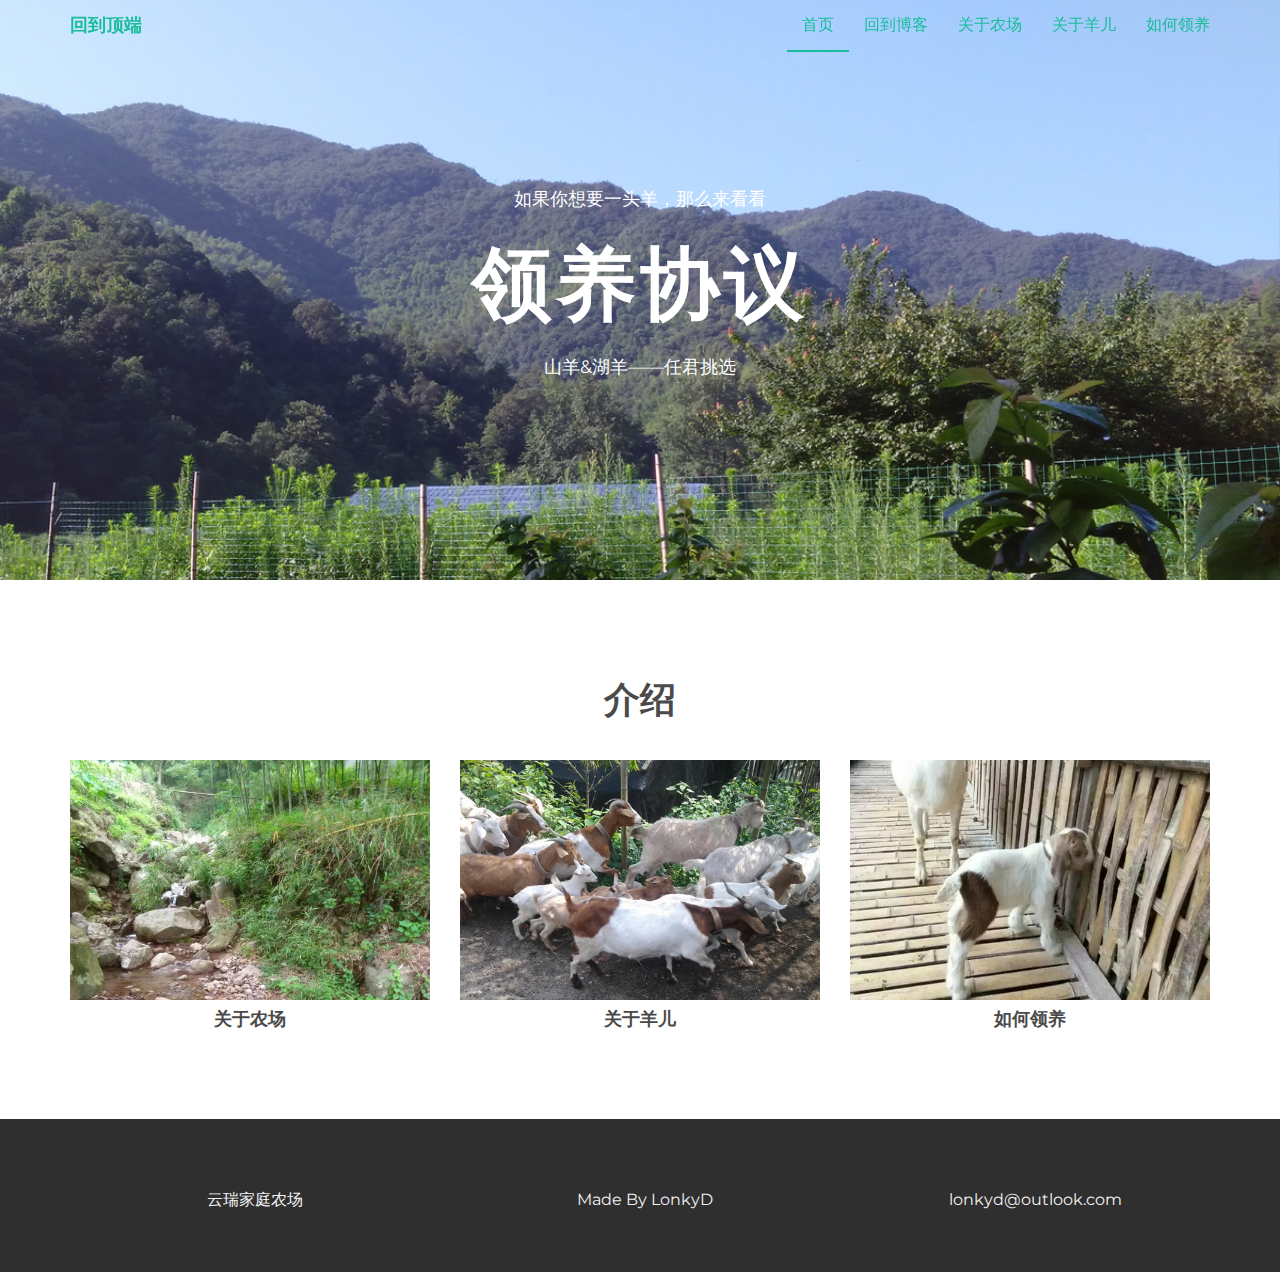
<file: GoatAdopt2.0/index.html>
﻿<!DOCTYPE html>
<html lang="en">
  <head>
    <meta charset="utf-8">
    <meta http-equiv="X-UA-Compatible" content="IE=edge">
    <meta name="viewport" content="width=device-width, initial-scale=1">
    <meta name="description" content="">
    <meta name="author" content="">
    <link rel="shortcut icon" href="assets/ico/favicon.ico">
    <link href="assets/img/title.png" rel="SHORTCUT ICON" />
    <title>领养协议</title>

    <!-- Bootstrap core CSS -->
    <link href="assets/css/bootstrap.css" rel="stylesheet">

    <!-- Custom styles for this template -->
    <link href="assets/css/style.css" rel="stylesheet">
    <link href="assets/css/font-awesome.min.css" rel="stylesheet">

    <!-- Just for debugging purposes. Don't actually copy this line! -->
    <!--[if lt IE 9]><script src="../../assets/js/ie8-responsive-file-warning.js"></script><![endif]-->

    <!-- HTML5 shim and Respond.js IE8 support of HTML5 elements and media queries -->
    <!--[if lt IE 9]>
      <script src="https://oss.maxcdn.com/libs/html5shiv/3.7.0/html5shiv.js"></script>
      <script src="https://oss.maxcdn.com/libs/respond.js/1.4.2/respond.min.js"></script>
    <![endif]-->
  </head>

  <body>

    <!-- Static navbar -->
    <div class="navbar navbar-default navbar-fixed-top" role="navigation">
      <div class="container">
        <div class="navbar-header">
          <button type="button" class="navbar-toggle" data-toggle="collapse" data-target=".navbar-collapse">
            <span class="sr-only">Toggle navigation</span>
            <span class="icon-bar"></span>
            <span class="icon-bar"></span>
            <span class="icon-bar"></span>
          </button>
          <a class="navbar-brand" href="index.html">回到顶端</a>
        </div>
        <div class="navbar-collapse collapse">
          <ul class="nav navbar-nav navbar-right">
            <li class="active"><a href="index.html">首页</a></li>
			<li><a href="../index.html">回到博客</a></li>
			<li><a href="farm.html">关于农场</a></li>
            <li><a href="goatsheep.html">关于羊儿</a></li>
            <li><a href="adopt.html">如何领养</a></li>
          </ul>
        </div><!--/.nav-collapse -->
      </div>
    </div>
    <div class="copyrights">Collect from <a href="http://www.cssmoban.com/" >网页模板</a></div>


	<div id="headerwrap">
	    <div class="container">
			<div class="row">
				<div class="col-lg-6 col-lg-offset-3" style="color:black;">
					<h4>如果你想要一头羊，那么来看看</h4>
					<h1>领养协议</h1>
					<h4>山羊&湖羊——任君挑选</h4>
				</div>
			</div><! --/row -->
	    </div> <!-- /container -->
	</div><! --/headerwrap -->
	
	<section id="works"></section>
	<div class="container">
		<div class="row centered mt mb">
			<h1>介绍</h1>
			
			<div class="col-lg-4 col-md-4 col-sm-4 gallery">
				<a href="farm.html"><img src="assets/img/portfolio/folio01.png" class="img-responsive"><h4>关于农场</h4></a>
			</div>
			<div class="col-lg-4 col-md-4 col-sm-4 gallery">
				<a href="goatsheep.html"><img src="assets/img/portfolio/folio02.png" class="img-responsive"><h4>关于羊儿</h4></a>
			</div>
			<div class="col-lg-4 col-md-4 col-sm-4 gallery">
				<a href="adopt.html"><img src="assets/img/portfolio/folio03.png" class="img-responsive"><h4>如何领养</h4></a>
			</div>
			
		</div><! --/row -->
	</div><! --/container -->
	

	<div id="footerwrap">
		<div class="container">
			<div class="row centered">
				<div class="col-lg-4">
					<p>云瑞家庭农场</p>
				</div>
			
				<div class="col-lg-4">
					<p>Made By LonkyD</p>
				</div>
				<div class="col-lg-4">
					<p>lonkyd@outlook.com</p>
				</div>
			</div>
		</div>
	</div><! --/footerwrap -->
	


    <!-- Bootstrap core JavaScript
    ================================================== -->
    <!-- Placed at the end of the document so the pages load faster -->
     <script src="assets/js/jquery.min.js"></script>
  </body>
    <script src="assets/js/bootstrap.min.js"></script>
  </body>
</html>
</file>
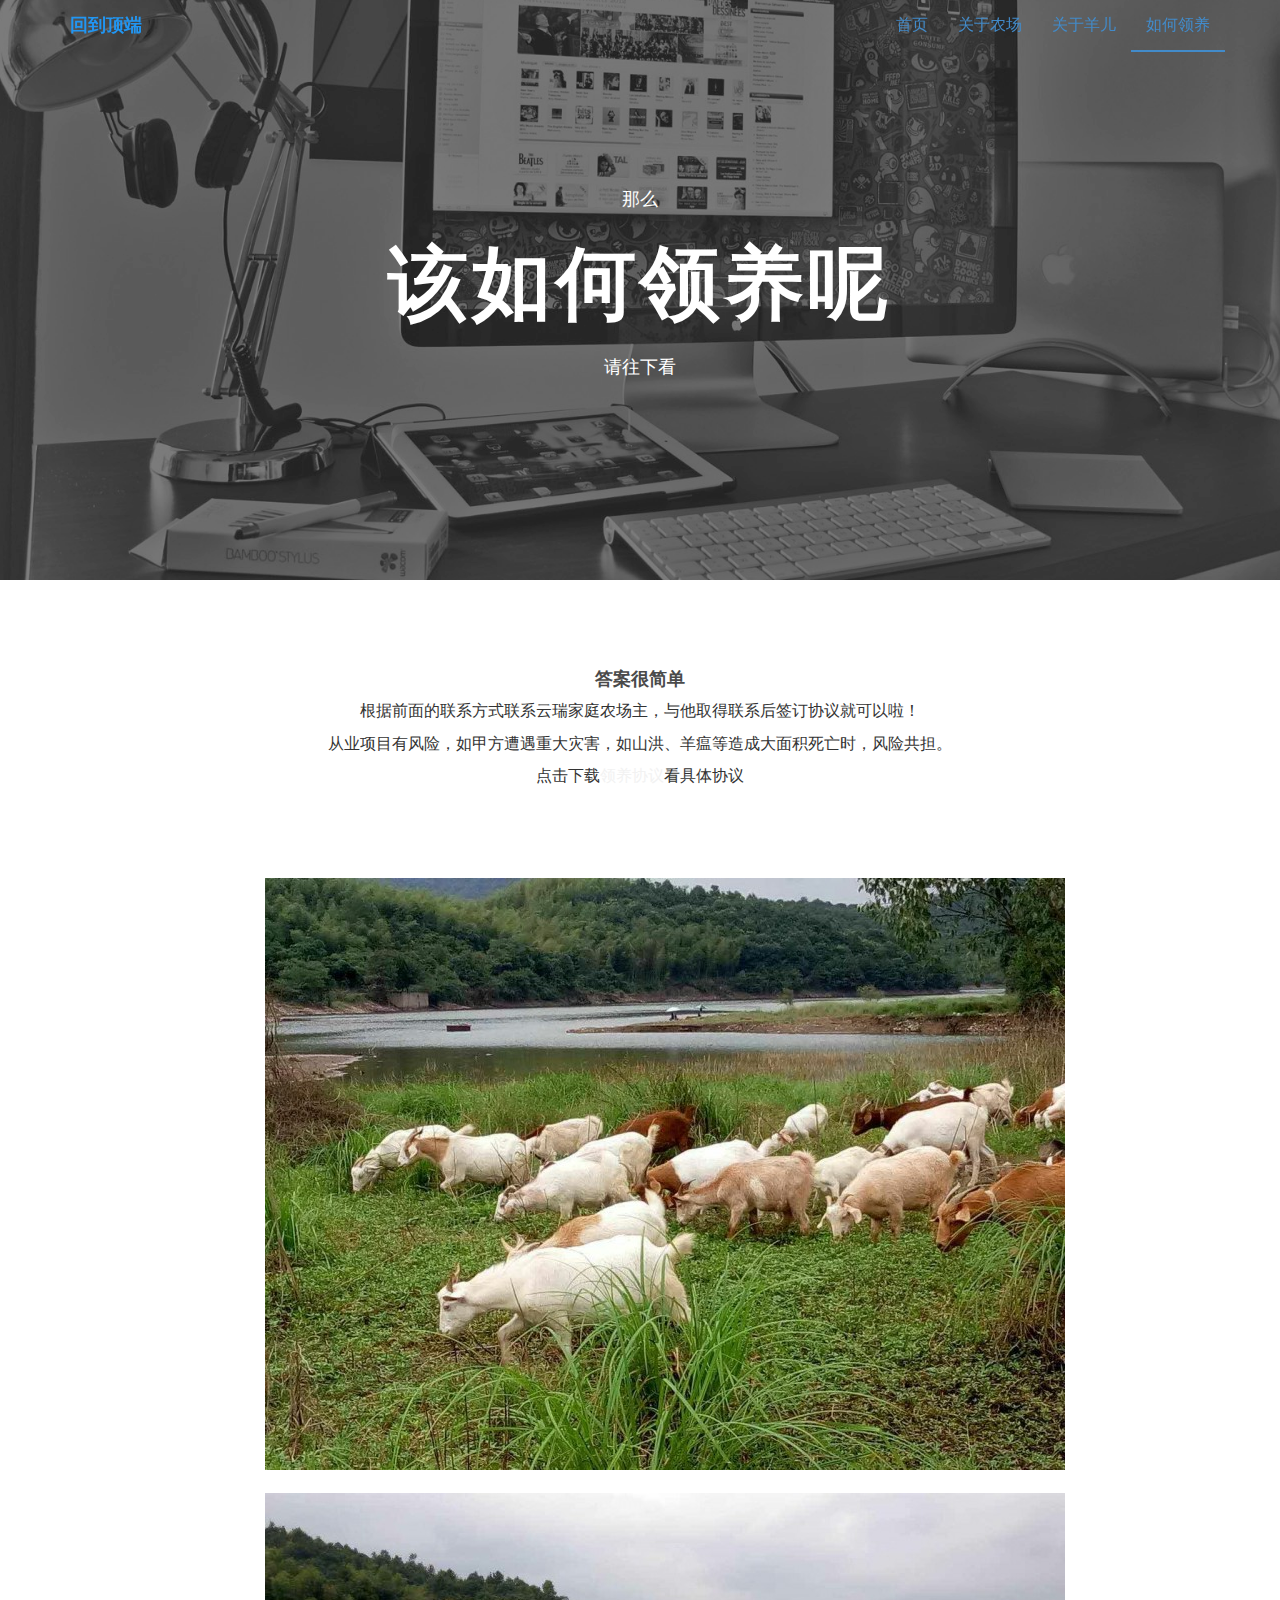
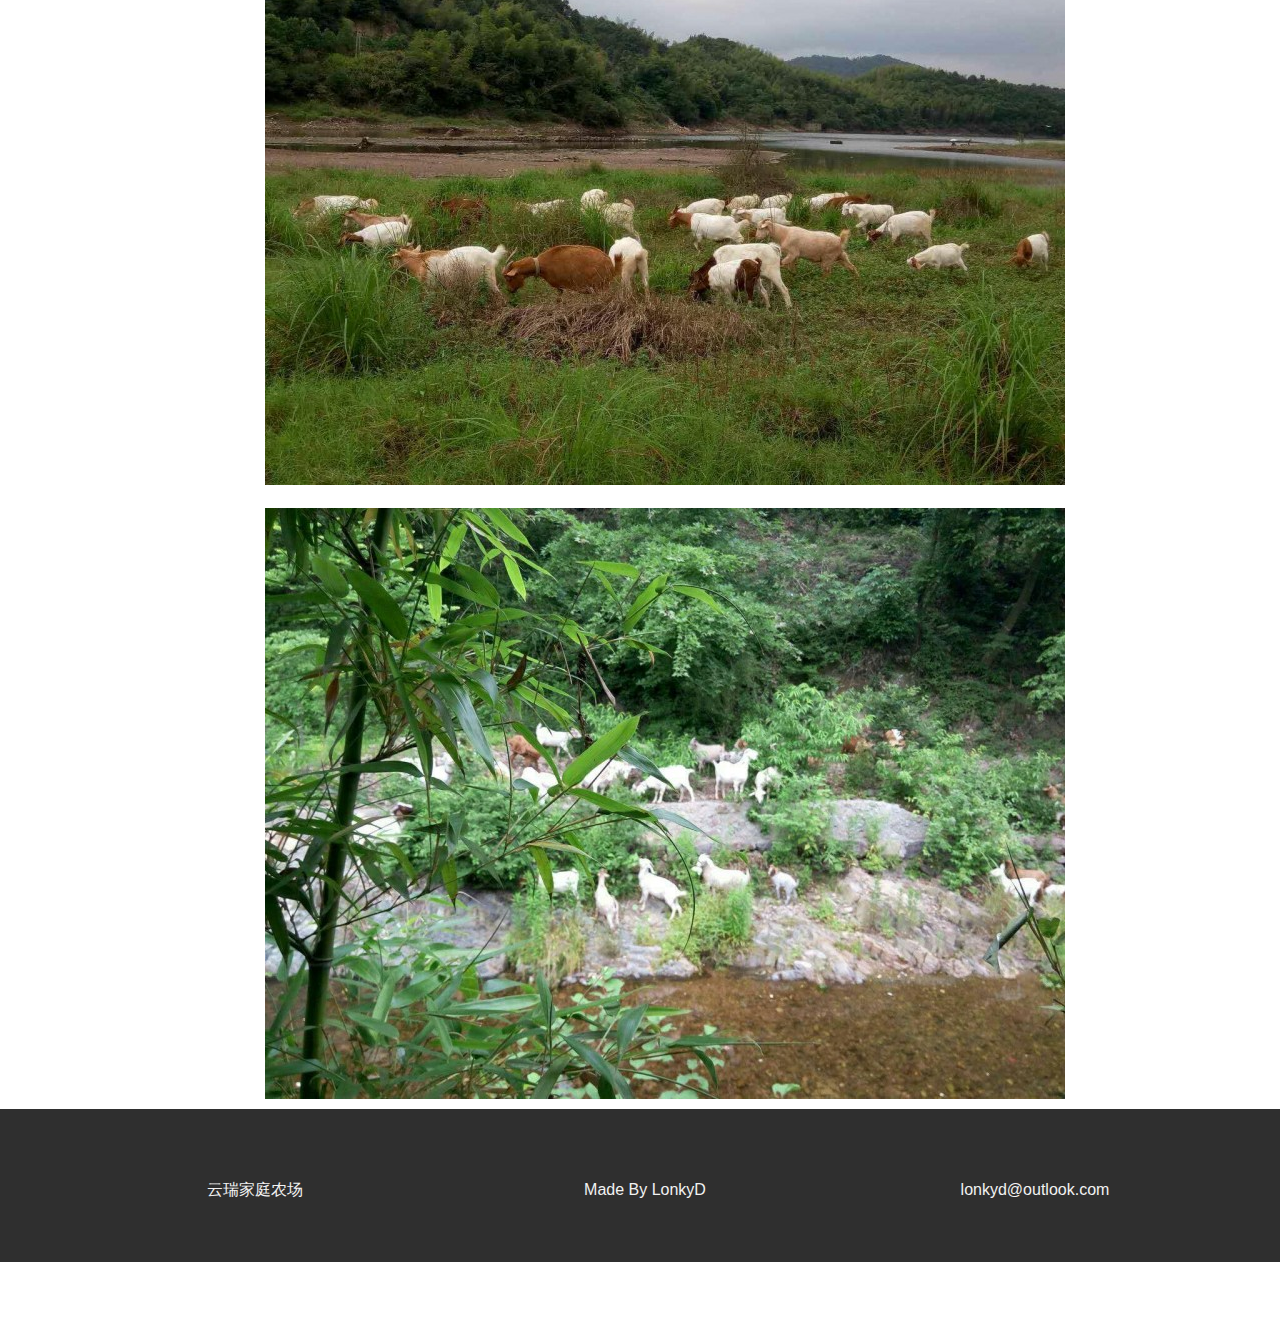
<file: adopt.html>
﻿<!DOCTYPE html>
<html lang="en">
  <head>
    <meta charset="utf-8">
    <meta http-equiv="X-UA-Compatible" content="IE=edge">
    <meta name="viewport" content="width=device-width, initial-scale=1">
    <meta name="description" content="">
    <meta name="author" content="">
    <link rel="shortcut icon" href="assets/ico/favicon.ico">
    <link href="assets/img/title.png" rel="SHORTCUT ICON" />
    <title>如何领养</title>

    <!-- Bootstrap core CSS -->
    <link href="assets/css/bootstrap.css" rel="stylesheet">

    <!-- Custom styles for this template -->
    <link href="assets/css/style.css" rel="stylesheet">
    <link href="assets/css/font-awesome.min.css" rel="stylesheet">

    <!-- Just for debugging purposes. Don't actually copy this line! -->
    <!--[if lt IE 9]><script src="../../assets/js/ie8-responsive-file-warning.js"></script><![endif]-->

    <!-- HTML5 shim and Respond.js IE8 support of HTML5 elements and media queries -->
    <!--[if lt IE 9]>
      <script src="https://oss.maxcdn.com/libs/html5shiv/3.7.0/html5shiv.js"></script>
      <script src="https://oss.maxcdn.com/libs/respond.js/1.4.2/respond.min.js"></script>
    <![endif]-->
  </head>

  <body>

    <!-- Static navbar -->
    <div class="navbar navbar-default navbar-fixed-top" role="navigation">
      <div class="container">
        <div class="navbar-header">
          <button type="button" class="navbar-toggle" data-toggle="collapse" data-target=".navbar-collapse">
            <span class="sr-only">Toggle navigation</span>
            <span class="icon-bar"></span>
            <span class="icon-bar"></span>
            <span class="icon-bar"></span>
          </button>
          <a class="navbar-brand" href="adopt.html">回到顶端</a>
        </div>
        <div class="navbar-collapse collapse">
          <ul class="nav navbar-nav navbar-right">
            <li><a href="index.html">首页</a></li>
			<li><a href="farm.html">关于农场</a></li>
            <li><a href="goatsheep.html">关于羊儿</a></li>
            <li class="active"><a href="adopt.html">如何领养</a></li>
          </ul>
        </div><!--/.nav-collapse -->
      </div>
    </div>


	<div id="workwrap">
	    <div class="container">
			<div class="row">
				<div class="col-lg-6 col-lg-offset-3">
					<h4>那么</h4>
					<h1>该如何领养呢</h1>
					<h4>请往下看</h4>
				</div>
			</div><! --/row -->
	    </div> <!-- /container -->
	</div><! --/workwrap -->
	
	<section id="works"></section>
	<div class="container">
		<div class="row centered mt mb">
			<div class="col-lg-8 col-lg-offset-2">
				<h4>答案很简单</h4>
				<p>根据前面的联系方式联系云瑞家庭农场主，与他取得联系后签订协议就可以啦！</p>
				<p>从业项目有风险，如甲方遭遇重大灾害，如山洪、羊瘟等造成大面积死亡时，风险共担。</p>
				<p>点击下载<a href="assets/领养协议2.0.doc">领养协议</a>看具体协议</p>
			</div>
			<div class="col-lg-12 col-lg-offset-2 mt">
				<img class="img-responsive" src="assets/img/pr1.jpg">
				<br>
				<img class="img-responsive" src="assets/img/pr2.jpg">
				<br>
				<img class="img-responsive" src="assets/img/pr3.jpg">
			</div>

		</div><! --/row -->
	</div><! --/container！ -->
	


	<div id="footerwrap">
		<div class="container">
			<div class="row centered">
				<div class="col-lg-4">
					<p>云瑞家庭农场</p>
				</div>
			
				<div class="col-lg-4">
					<p>Made By LonkyD</p>
				</div>
				<div class="col-lg-4">
					<p>lonkyd@outlook.com</p>
				</div>
			</div>
		</div>
	</div><! --/footerwrap -->
	


    <!-- Bootstrap core JavaScript
    ================================================== -->
    <!-- Placed at the end of the document so the pages load faster -->
     <script src="assets/js/jquery.min.js"></script>
  </body>
    <script src="assets/js/bootstrap.min.js"></script>
  </body>
</html>
</file>
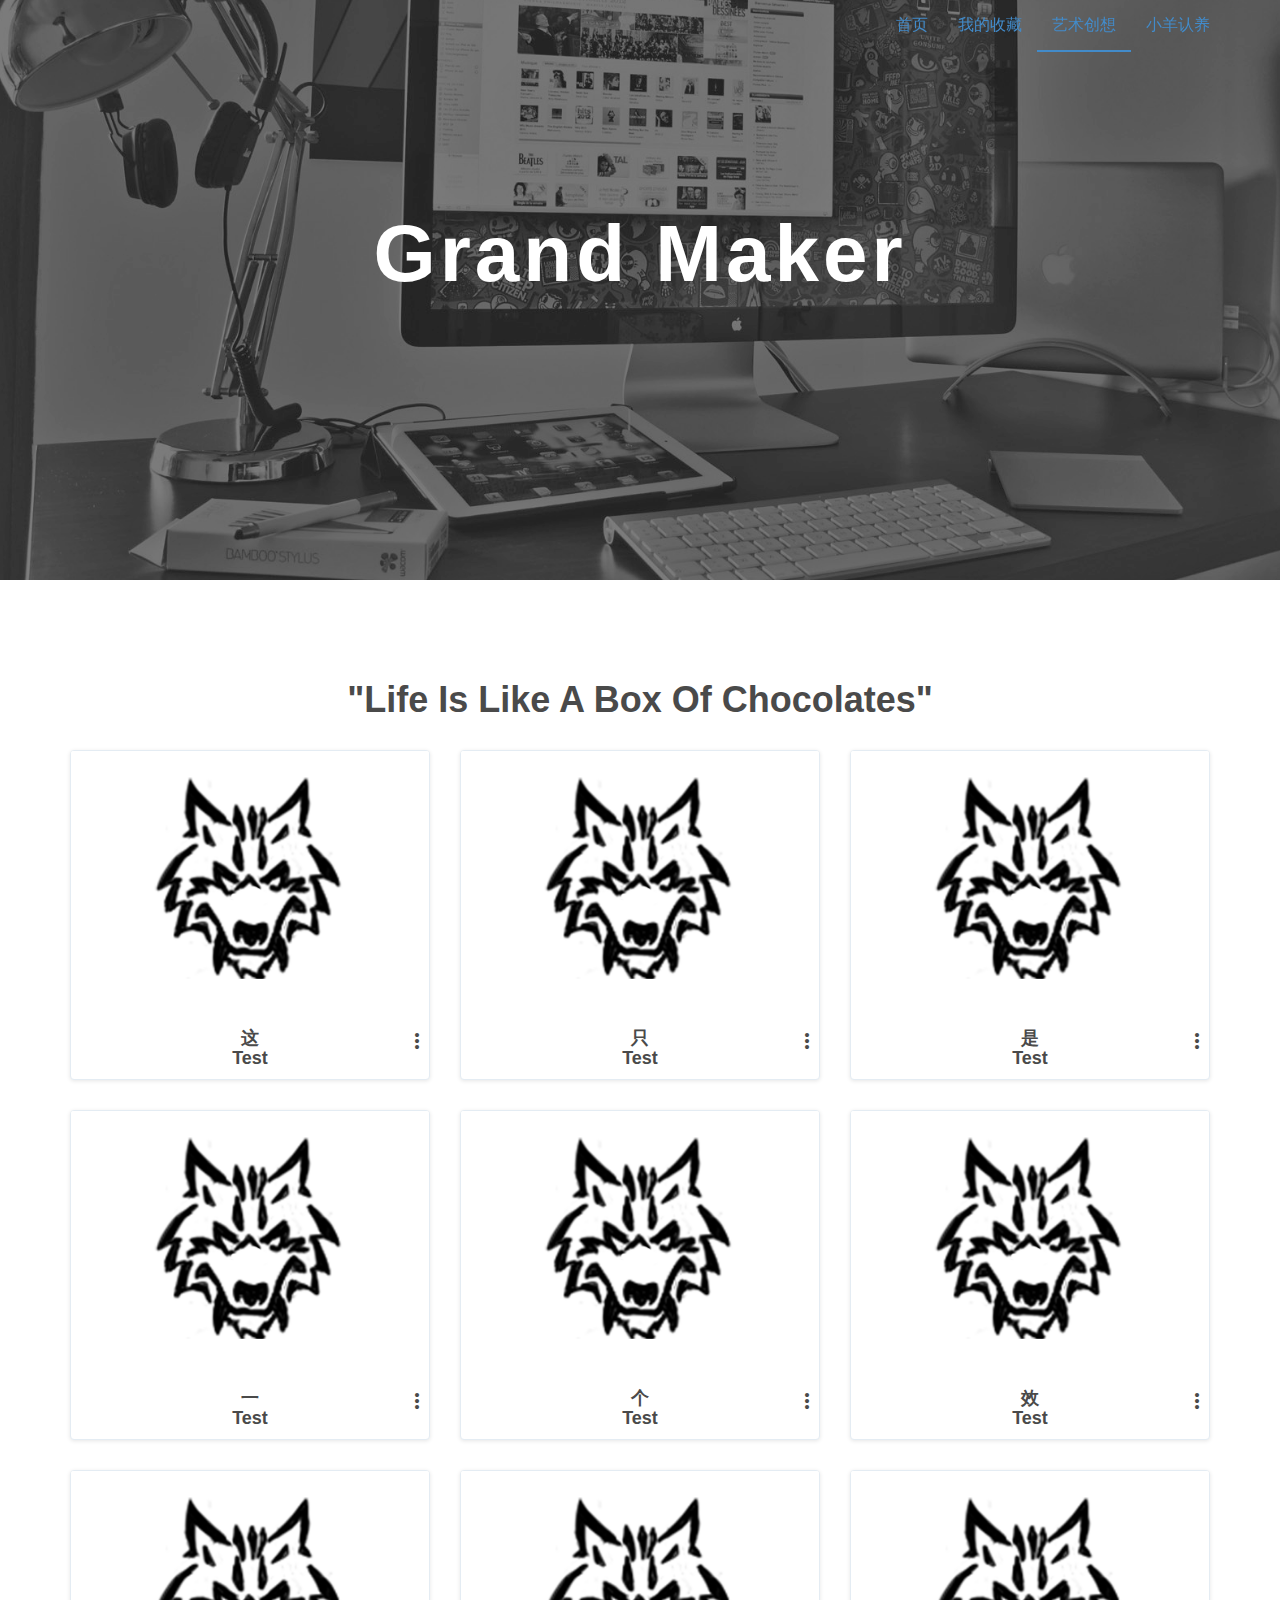
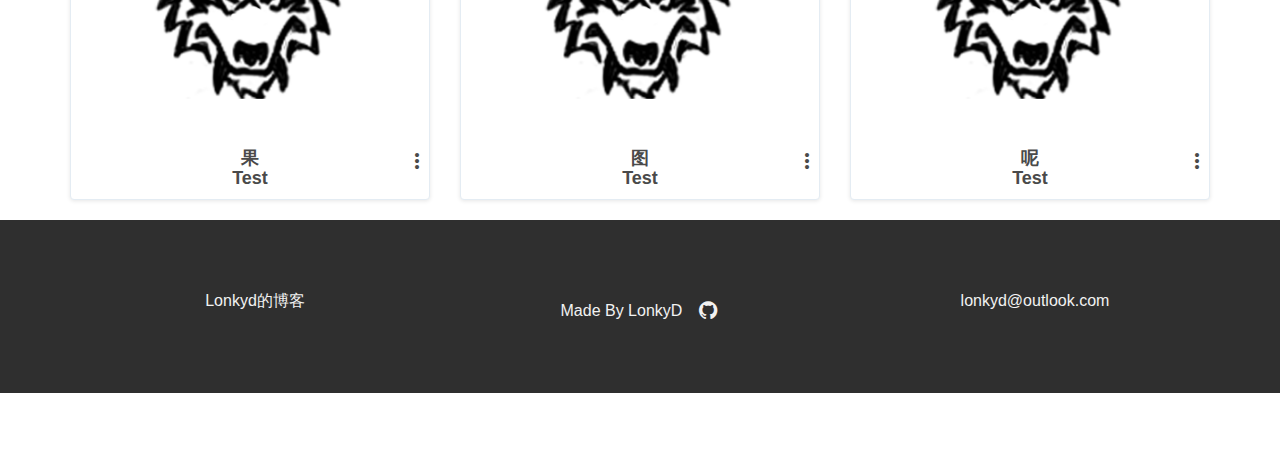
<file: grandmaker.html>
﻿<!DOCTYPE html>
<html lang="en">
  <head>
    <meta charset="utf-8">
    <meta http-equiv="X-UA-Compatible" content="IE=edge">
    <meta name="viewport" content="width=device-width, initial-scale=1">
    <meta name="description" content="">
    <meta name="author" content="">
    <link rel="shortcut icon" href="assets/ico/favicon.ico">
    <link href="assets/img/title.png" rel="SHORTCUT ICON" />
    <title>Grand Maker</title>

    <!-- Bootstrap core CSS -->
    <link href="assets/css/bootstrap.css" rel="stylesheet">
    <link href="assets/css/style.css" rel="stylesheet">
    <link href="assets/css/font-awesome.min.css" rel="stylesheet">
	<link type="text/css" rel="stylesheet" href="assets/css/material-icons.css">
    <link type="text/css" rel="stylesheet" href="assets/css/materialize.css"  media="screen,projection"/>


	<script src="assets/js/jquery.js"></script>
    <script src="assets/js/amazingaudioplayer.js"></script>
    <link rel="stylesheet" type="text/css" href="assets/css/initaudioplayer-1.css">
    <script src="assets/js/initaudioplayer-1.js"></script>
	
	<script src="assets/js/mediaelement-and-player.min.js"></script>
	<link rel="stylesheet" href="assets/css/style.css" media="screen">

<meta name="robots" content="noindex,follow" />
  </head>

  <body>

    <!-- Static navbar -->
    <div class="navbar navbar-default navbar-fixed-top" role="navigation">
      <div class="container">
        <div class="navbar-header">
          <button type="button" class="navbar-toggle" data-toggle="collapse" data-target=".navbar-collapse">
            <span class="sr-only">Toggle navigation</span>
            <span class="icon-bar"></span>
            <span class="icon-bar"></span>
            <span class="icon-bar"></span>
          </button>
        </div>
        <div class="navbar-collapse collapse">
          <ul class="nav navbar-nav navbar-right">
            <li><a href="index.html">首页</a></li>
			<li><a href="sweetymine.html">我的收藏</a></li>
            <li class="active"><a href="grandmaker.html">艺术创想</a></li>
            <li><a href="secret.html">小羊认养</a></li>
          </ul>
        </div><!--/.nav-collapse -->
      </div>
    </div>


	<div id="workwrap">
	    <div class="container">
			<div class="row">
				<div class="col-lg-6 col-lg-offset-3" style="color:white;">
					<h1>Grand Maker</h1>
				</div>
			</div><! --/row -->
	    </div> <!-- /container -->
        
     
	</div><! --/aboutwrap -->

<div class="container">
		<div class="row centered mt mb">
			
			<h1>"Life Is Like A Box Of Chocolates"</h1>
			<div class="col-lg-4 col-md-4 col-sm-4 gallery2">
				<div class="card">
					<div class="card-image waves-effect waves-block waves-light">
						<img class="activator" src="assets/img/wolf.jpg">
					</div>
					<div class="card-content">
						<span class="card-title activator grey-text text-darken-4"><h4><i class="material-icons right">more_vert</i>这<br>Test</h4></span>
					</div>
					<div class="card-reveal">
						<span class="card-title grey-text text-darken-4">Card Title<i class="material-icons right">close</i></span>
						<p>Here is some more information about this product that is only revealed once clicked on.</p>
					</div>
				</div>
			</div>
			<div class="col-lg-4 col-md-4 col-sm-4 gallery2">
				<div class="card">
					<div class="card-image waves-effect waves-block waves-light">
						<img class="activator" src="assets/img/wolf.jpg">
					</div>
					<div class="card-content">
						<span class="card-title activator grey-text text-darken-4"><h4><i class="material-icons right">more_vert</i>只<br>Test</h4></span>
					</div>
					<div class="card-reveal">
						<span class="card-title grey-text text-darken-4">Card Title<i class="material-icons right">close</i></span>
						<p>Here is some more information about this product that is only revealed once clicked on.</p>
					</div>
				</div>
			</div>
			<div class="col-lg-4 col-md-4 col-sm-4 gallery2">
				<div class="card">
					<div class="card-image waves-effect waves-block waves-light">
						<img class="activator" src="assets/img/wolf.jpg">
					</div>
					<div class="card-content">
						<span class="card-title activator grey-text text-darken-4"><h4><i class="material-icons right">more_vert</i>是<br>Test</h4></span>
					</div>
					<div class="card-reveal">
						<span class="card-title grey-text text-darken-4">Card Title<i class="material-icons right">close</i></span>
						<p>Here is some more information about this product that is only revealed once clicked on.</p>
					</div>
				</div>
			</div>
			
			<div class="col-lg-4 col-md-4 col-sm-4 gallery2">
				<div class="card">
					<div class="card-image waves-effect waves-block waves-light">
						<img class="activator" src="assets/img/wolf.jpg">
					</div>
					<div class="card-content">
						<span class="card-title activator grey-text text-darken-4"><h4><i class="material-icons right">more_vert</i>一<br>Test</h4></span>
					</div>
					<div class="card-reveal">
						<span class="card-title grey-text text-darken-4">Card Title<i class="material-icons right">close</i></span>
						<p>Here is some more information about this product that is only revealed once clicked on.</p>
					</div>
				</div>
			</div>
			<div class="col-lg-4 col-md-4 col-sm-4 gallery2">
				<div class="card">
					<div class="card-image waves-effect waves-block waves-light">
						<img class="activator" src="assets/img/wolf.jpg">
					</div>
					<div class="card-content">
						<span class="card-title activator grey-text text-darken-4"><h4><i class="material-icons right">more_vert</i>个<br>Test</h4></span>
					</div>
					<div class="card-reveal">
						<span class="card-title grey-text text-darken-4">Card Title<i class="material-icons right">close</i></span>
						<p>Here is some more information about this product that is only revealed once clicked on.</p>
					</div>
				</div>
			</div>
			<div class="col-lg-4 col-md-4 col-sm-4 gallery2">
				<div class="card">
					<div class="card-image waves-effect waves-block waves-light">
						<img class="activator" src="assets/img/wolf.jpg">
					</div>
					<div class="card-content">
						<span class="card-title activator grey-text text-darken-4"><h4><i class="material-icons right">more_vert</i>效<br>Test</h4></span>
					</div>
					<div class="card-reveal">
						<span class="card-title grey-text text-darken-4">Card Title<i class="material-icons right">close</i></span>
						<p>Here is some more information about this product that is only revealed once clicked on.</p>
					</div>
				</div>
			</div>
						
			<div class="col-lg-4 col-md-4 col-sm-4 gallery2">
				<div class="card">
					<div class="card-image waves-effect waves-block waves-light">
						<img class="activator" src="assets/img/wolf.jpg">
					</div>
					<div class="card-content">
						<span class="card-title activator grey-text text-darken-4"><h4><i class="material-icons right">more_vert</i>果<br>Test</h4></span>
					</div>
					<div class="card-reveal">
						<span class="card-title grey-text text-darken-4">Card Title<i class="material-icons right">close</i></span>
						<p>Here is some more information about this product that is only revealed once clicked on.</p>
					</div>
				</div>
			</div>
			<div class="col-lg-4 col-md-4 col-sm-4 gallery2">
				<div class="card">
					<div class="card-image waves-effect waves-block waves-light">
						<img class="activator" src="assets/img/wolf.jpg">
					</div>
					<div class="card-content">
						<span class="card-title activator grey-text text-darken-4"><h4><i class="material-icons right">more_vert</i>图<br>Test</h4></span>
					</div>
					<div class="card-reveal">
						<span class="card-title grey-text text-darken-4">标题<i class="material-icons right">close</i></span>
						<p>如你所见，这里就只是一个效果图罢了，放上图片正经所东西，那还早得很呢。写东西是不可能写的，顶多写2句感想罢了吧？自己来写一点东西是真的能学到很多，即使是这样仿佛一眼看上去非常简单的页面，其实也是花了很多时间去调试处理BUG呢，这样断断续续其实也是花费了好几个月，但是还是不是很满意现在的样子，也许未来会更改框架也说不定来着。Thx For Watch~~~</p>
					</div>
				</div>
			</div>
			<div class="col-lg-4 col-md-4 col-sm-4 gallery2">
				<div class="card">
					<div class="card-image waves-effect waves-block waves-light">
						<img class="activator" src="assets/img/wolf.jpg">
					</div>
					<div class="card-content">
						<span class="card-title activator grey-text text-darken-4"><h4><i class="material-icons right">more_vert</i>呢<br>Test</h4></span>
					</div>
					<div class="card-reveal">
						<span class="card-title grey-text text-darken-4">Card Title<i class="material-icons right">close</i></span>
						<p>Here is some more information about this product that is only revealed once clicked on.</p>
					</div>
				</div>
			</div>



			
		</div><! --/row -->
	</div><! --/container -->
	


	<div id="footerwrap">
		<div class="container">
			<div class="row centered">
			
				<div class="col-lg-4">
					<p>Lonkyd的博客</p>
				</div>
			
				<div class="col-lg-4">
					<p>Made By LonkyD
					<a href="https://github.com/LonkyD">
					<span class="fa-stack fa-lg">
					<i class="fa fa-github fa-stack-1x"></i>
					</span>
					</a>
					</p>
				</div>
				<div class="col-lg-4">
					<p>lonkyd@outlook.com</p>
					
				</div>
				
			</div>
		</div>
	</div><! --/footerwrap -->
	<div class="fixed-action-btn toTop" style="bottom: 45px; right: 24px;">
	    <a class="btn-floating btn-large waves-effect waves-light blue"><i class="material-icons">keyboard_arrow_up</i></a>
	</div>
	  <script type="text/javascript" src="assets/js/materialize.js"></script>
	  <script>
		$(document).ready(function() {
			$('select').material_select();
		 });
		$(function () {
            var $backToTopEle = $('.toTop'), $backToTopFun = function () {
                var st = $(document).scrollTop(), winh = $(window).height();
                (st > 200) ? $backToTopEle.fadeIn('slow') : $backToTopEle.fadeOut('slow');
                if (!window.XMLHttpRequest) {
                    $backToTopEle.css("top", st + winh - 166);
                }
            };
            $('.toTop').click(function () {
                $("html, body").animate({ scrollTop: 0 }, 1200);
            })
            $backToTopEle.hide();
            $backToTopFun();
            $(window).bind("scroll", $backToTopFun);
            $('#catalogWord').click(function () {
                $("#catalog").slideToggle(600);
            })
        })
		$(".activity_overflow").each(function(){
        var maxwidth=72;
        if($(this).text().length>maxwidth){
            $(this).text($(this).text().substring(0,maxwidth));
            $(this).html($(this).html()+'...');
        }
    });
	  </script>
	<!-- Audio Player HTML -->


	<script>
		$(document).ready(function() {
			$('#audio-player').mediaelementplayer({
				alwaysShowControls: true,
				features: ['playpause','volume','progress'],
				audioVolume: 'horizontal',
				audioWidth: 400,
				audioHeight: 120
			});
		});
	</script>
	<!-- end Audio Player HTML -->
    <!-- Bootstrap core JavaScript
    ================================================== -->
    <!-- Placed at the end of the document so the pages load faster
     <script src="assets/js/jquery.min.js"></script> -->
	 <script src="assets/js/bootstrap.min.js"></script>
  </body>
</html>
</file>
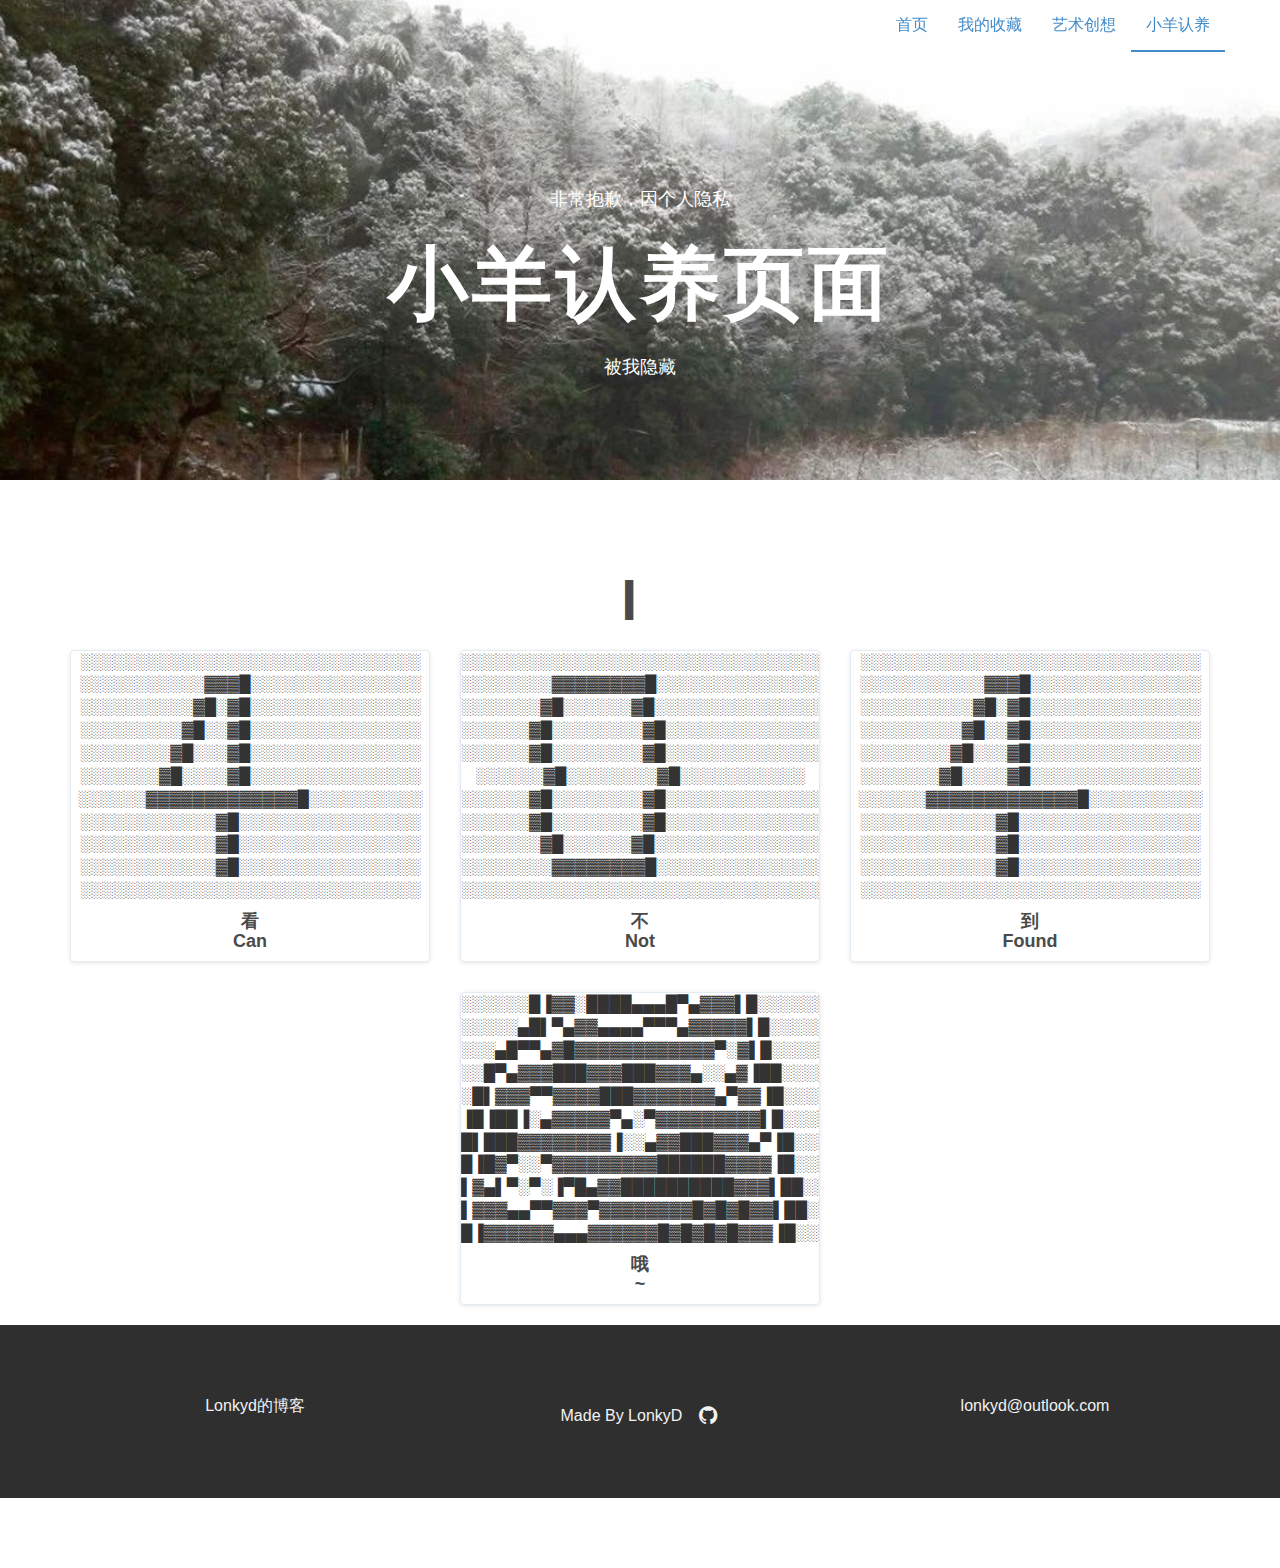
<file: secret.html>
﻿<!DOCTYPE html>
<html lang="en">
  <head>
    <meta charset="utf-8">
    <meta http-equiv="X-UA-Compatible" content="IE=edge">
    <meta name="viewport" content="width=device-width, initial-scale=1">
    <meta name="description" content="">
    <meta name="author" content="">
    <link rel="shortcut icon" href="assets/ico/favicon.ico">
    <link href="assets/img/title.png" rel="SHORTCUT ICON" />
    <title>Homing Sheep</title>

    <!-- Bootstrap core CSS -->
    <link href="assets/css/bootstrap.css" rel="stylesheet">
    <link href="assets/css/style.css" rel="stylesheet">
    <link href="assets/css/font-awesome.min.css" rel="stylesheet">
	<link type="text/css" rel="stylesheet" href="assets/css/material-icons.css">
    <link type="text/css" rel="stylesheet" href="assets/css/materialize.css"  media="screen,projection"/>


	<script src="assets/js/jquery.js"></script>
    <script src="assets/js/amazingaudioplayer.js"></script>
    <link rel="stylesheet" type="text/css" href="assets/css/initaudioplayer-1.css">
    <script src="assets/js/initaudioplayer-1.js"></script>
	
	<script src="assets/js/mediaelement-and-player.min.js"></script>
	<link rel="stylesheet" href="assets/css/style.css" media="screen">
        <style>
		    .tagline {
                opacity: 0;
            }


            .tagline del {
                text-decoration: none
            }
            
        </style>
<meta name="robots" content="noindex,follow" />
  </head>

  <body>

    <!-- Static navbar -->
    <div class="navbar navbar-default navbar-fixed-top" role="navigation">
      <div class="container">
        <div class="navbar-header">
          <button type="button" class="navbar-toggle" data-toggle="collapse" data-target=".navbar-collapse">
            <span class="sr-only">Toggle navigation</span>
            <span class="icon-bar"></span>
            <span class="icon-bar"></span>
            <span class="icon-bar"></span>
          </button>
        </div>
        <div class="navbar-collapse collapse">
          <ul class="nav navbar-nav navbar-right">
            <li><a href="index.html">首页</a></li>
			<li><a href="sweetymine.html">我的收藏</a></li>
            <li><a href="grandmaker.html">艺术创想</a></li>
            <li class="active"><a href="secret.html">小羊认养</a></li>
          </ul>
        </div><!--/.nav-collapse -->
      </div>
    </div>


	<div id="secrety">
	    <div class="container">
			<div class="row">
				<div class="col-lg-6 col-lg-offset-3" style="color:white;">
					<h4>非常抱歉，因个人隐私</h4>
					<h1>小羊认养页面</h1>
					<h4>被我隐藏</h4>
				</div>
			</div><! --/row -->
	    </div> <!-- /container -->
        
     
	</div><! --/aboutwrap -->

<div class="container">
		<div class="row centered mt mb">
			
			<h1> <div class="tagline" id="t">
 <del>诶诶，生气了吗</del>
<ins>0.6</ins> <del>没有生气</del>
<ins>0.6</ins><del>生活就是一堆烂狗屎</del><ins>0.4</ins><del>你想要避开而躲不掉</del><ins>0.4</ins><del>但是手贱的想去摸一摸<ins>0.4</ins></del><ins>0.6</ins>生活就是这个样子，想要却得不到<br>不想要却堆在你的眼前</div></h1>

			<div class="col-lg-4 col-md-4 col-sm-4 gallery2">
				<div class="pic">
				<div class="pic2">
				░░░░░░░░░░░░░░░░░░░░░░░░░░░░░░<br>
				░░░░░░░░░░░▓▓▓█░░░░░░░░░░░░░░░<br>
				░░░░░░░░░░▓█░▓█░░░░░░░░░░░░░░░<br>
				░░░░░░░░░▓█░░▓█░░░░░░░░░░░░░░░<br>
				░░░░░░░░▓█░░░▓█░░░░░░░░░░░░░░░<br>
				░░░░░░░▓█░░░░▓█░░░░░░░░░░░░░░░<br>
				░░░░░░▓▓▓▓▓▓▓▓▓▓▓▓▓█░░░░░░░░░░<br>
				░░░░░░░░░░░░▓█░░░░░░░░░░░░░░░░<br>
				░░░░░░░░░░░░▓█░░░░░░░░░░░░░░░░<br>
				░░░░░░░░░░░░▓█░░░░░░░░░░░░░░░░<br>
				░░░░░░░░░░░░░░░░░░░░░░░░░░░░░░<br>	</div><h4>看<br>Can</h4>
				</div>
			</div>
			<div class="col-lg-4 col-md-4 col-sm-4 gallery2">
				<div class="pic">
				<div class="pic2">
				░░░░░░░░░░░░░░░░░░░░░░░░░░░░░░░░░░░░░░░░░░░░░░<br>
				░░░░░░░░▓▓▓▓▓▓▓▓█░░░░░░░░░░░░░░░░░░░░░░░░░░<br>
				░░░░░░░▓█░░░░░░▓█░░░░░░░░░░░░░░░░░░░░░░░<br>
				░░░░░░▓█░░░░░░░░▓█░░░░░░░░░░░░░░░░░░<br>
				░░░░░░▓█░░░░░░░░▓█░░░░░░░░░░░░░░░░<br>
				░░░░░░▓█░░░░░░░░▓█░░░░░░░░░░░<br>
				░░░░░░▓█░░░░░░░░▓█░░░░░░░░░░░░░░░░░░░░░░░░░<br>
				░░░░░░▓█░░░░░░░░▓█░░░░░░░░░░░░░░░░░░░░░░░░░<br>
				░░░░░░░▓█░░░░░░▓█░░░░░░░░░░░░░░░░░░░░░░░░░░<br>
				░░░░░░░░▓▓▓▓▓▓▓▓█░░░░░░░░░░░░░░░░░░░░░░░░░░░░░░░░░░░░░░░░░<br>
				░░░░░░░░░░░░░░░░░░░░░░░░░░░░░░░░░░░░░░░░░░░░░░░░░░░░░░░░<br>
					</div><h4>不<br>Not</h4>
				</div>
			</div>			
			<div class="col-lg-4 col-md-4 col-sm-4 gallery2">
				<div class="pic">
				<div class="pic2">
				░░░░░░░░░░░░░░░░░░░░░░░░░░░░░░<br>
				░░░░░░░░░░░▓▓▓█░░░░░░░░░░░░░░░<br>
				░░░░░░░░░░▓█░▓█░░░░░░░░░░░░░░░<br>
				░░░░░░░░░▓█░░▓█░░░░░░░░░░░░░░░<br>
				░░░░░░░░▓█░░░▓█░░░░░░░░░░░░░░░<br>
				░░░░░░░▓█░░░░▓█░░░░░░░░░░░░░░░<br>
				░░░░░░▓▓▓▓▓▓▓▓▓▓▓▓▓█░░░░░░░░░░<br>
				░░░░░░░░░░░░▓█░░░░░░░░░░░░░░░░<br>
				░░░░░░░░░░░░▓█░░░░░░░░░░░░░░░░<br>
				░░░░░░░░░░░░▓█░░░░░░░░░░░░░░░░<br>
				░░░░░░░░░░░░░░░░░░░░░░░░░░░░░░<br>		</div><h4>到<br>Found</h4>
				</div>
			</div>
			<div class="col-lg-4 col-md-4 col-sm-4 gallery2">
				
			</div>
						<div class="col-lg-4 col-md-4 col-sm-4 gallery2">
				<div class="pic">
				<div class="pic2">
				░░░░░░█▐▓▓░████▄▄▄█▀▄▓▓▓▌█░░░░░░░░░░░▓▓▓█░░░░░░░░░▓▓▓▓▓▓▓█░░░░░░░░░░░▓▓▓█░░░░░░░░░░░░░░░<br>░░░░░▄█▌▀▄▓▓▄▄▄▄▀▀▀▄▓▓▓▓▓▌█░░░░░░░░░▓█░▓█░░░░░░░▓█░░░░░░░░▓█░░░░░░░░▓█░▓█░░░░░░░░░░░░░░░<br>░░░▄█▀▀▄▓█▓▓▓▓▓▓▓▓▓▓▓▓▀░▓▌█░░░░░░░░▓█░░▓█░░░░░░▓█░░░░░░░░░░▓█░░░░░▓█░░░▓█░░░░░░░░░░░░░░░<br>░░█▀▄▓▓▓███▓▓▓███▓▓▓▄░░▄▓▐██░░░░░░▓█░░░▓█░░░░░░▓█░░░░░░░░░░▓█░░░░▓█░░░░▓█░░░░░░░░░░░░░░░<br>░█▌▓▓▓▀▀▓▓▓▓███▓▓▓▓▓▓▓▄▀▓▓▐█░░░░░▓▓▓▓▓▓▓▓▓▓█░░░░░░▓█░░░░░░░░░░▓█░░░▓▓▓▓▓▓▓▓▓▓█░░░░░░░░░░░░░<br>▐█▐██▐░▄▓▓▓▓▓▀▄░▀▓▓▓▓▓▓▓▓▓▌█░░░░░░░░░░░▓█░░░░░░▓█░░░░░░░░░░▓█░░░░░░░░░░▓█░░░░░░░░░░░░░░░<br>█▌███▓▓▓▓▓▓▓▓▐░░▄▓▓███▓▓▓▄▀▐█░░░░░░░░░░▓█░░░░░░░▓█░░░░░░░░▓█░░░░░░░░░░░▓█░░░░░░░░░░░░░░░<br>█▐█▓▀░░▀▓▓▓▓▓▓▓▓▓██████▓▓▓▓▐█░░░░░░░░░░▓█░░░░░░░░░▓▓▓▓▓▓▓█░░░░░░░░░░░░░▓█░░░░░░░░░░░░░░░<br>▌▓▄▌▀░▀░▐▀█▄▓▓██████████▓▓▓▌██░░░░░░░░░░░░░░░░░░░░░░░░░░░░░░░░░░░░░░░░░░░░░░░░░░░░░░░░░░<br>▌▓▓▓▄▄▀▀▓▓▓▀▓▓▓▓▓▓▓▓█▓█▓█▓▓▌██░░░░░░░░░░░░░░░░░░░░░░░░░░░░░░░░░░░░░░░░░░░░░░░░░░░░░░░░░░<br>█▐▓▓▓▓▓▓▄▄▄▓▓▓▓▓▓█▓█▓█▓█▓▓▓▐█░░░░░░░░░░░░░░░░░░░░░░░░░░░░░░░░░░░░░░░░░░░░░░░░░░░░░░░░░░░<br>	</div><h4>哦<br>~</h4>
				</div>
			</div>
						<div class="col-lg-4 col-md-4 col-sm-4 gallery2">
				
			</div>


			
		</div><! --/row -->
	</div><! --/container -->
	


	<div id="footerwrap">
		<div class="container">
			<div class="row centered">
			
				<div class="col-lg-4">
					<p>Lonkyd的博客</p>
				</div>
			
				<div class="col-lg-4">
					<p>Made By LonkyD
					<a href="https://github.com/LonkyD">
					<span class="fa-stack fa-lg">
					<i class="fa fa-github fa-stack-1x"></i>
					</span>
					</a>
					</p>
				</div>
				<div class="col-lg-4">
					<p>lonkyd@outlook.com</p>
					
				</div>
				
			</div>
		</div>
	</div><! --/footerwrap -->
	<div class="fixed-action-btn toTop" style="bottom: 45px; right: 24px;">
	    <a class="btn-floating btn-large waves-effect waves-light blue"><i class="material-icons">keyboard_arrow_up</i></a>
	</div>
	  <script type="text/javascript" src="assets/js/materialize.js"></script>
	  <script>
		$(document).ready(function() {
			$('select').material_select();
		 });
		$(function () {
            var $backToTopEle = $('.toTop'), $backToTopFun = function () {
                var st = $(document).scrollTop(), winh = $(window).height();
                (st > 200) ? $backToTopEle.fadeIn('slow') : $backToTopEle.fadeOut('slow');
                if (!window.XMLHttpRequest) {
                    $backToTopEle.css("top", st + winh - 166);
                }
            };
            $('.toTop').click(function () {
                $("html, body").animate({ scrollTop: 0 }, 1200);
            })
            $backToTopEle.hide();
            $backToTopFun();
            $(window).bind("scroll", $backToTopFun);
            $('#catalogWord').click(function () {
                $("#catalog").slideToggle(600);
            })
        })
		$(".activity_overflow").each(function(){
        var maxwidth=72;
        if($(this).text().length>maxwidth){
            $(this).text($(this).text().substring(0,maxwidth));
            $(this).html($(this).html()+'...');
        }
    });
	  </script>
	<!-- Audio Player HTML -->
        <script src="assets/js/t.min.js"></script>
        <script type="text/javascript">
              var fin=!1; $(function(){ $('.tagline').css("opacity","1"); $('#t').t({ speed:57, delay:0.8, speed_vary:true, mistype:40, typing:function(elem,chars_total,chars_left,_char){ if(_char=='*')foo(); }, fin:function(){ if(fin==!1){ fin=!!1; $('#t').find('.t-caret').css("display","none"); } } }); });  function setReload(){ window.location.reload(); }
        </script>

	<script>
		$(document).ready(function() {
			$('#audio-player').mediaelementplayer({
				alwaysShowControls: true,
				features: ['playpause','volume','progress'],
				audioVolume: 'horizontal',
				audioWidth: 400,
				audioHeight: 120
			});
		});
	</script>
	<!-- end Audio Player HTML -->
    <!-- Bootstrap core JavaScript
    ================================================== -->
    <!-- Placed at the end of the document so the pages load faster
     <script src="assets/js/jquery.min.js"></script> -->
	 <script src="assets/js/bootstrap.min.js"></script>
  </body>
</html>
</file>
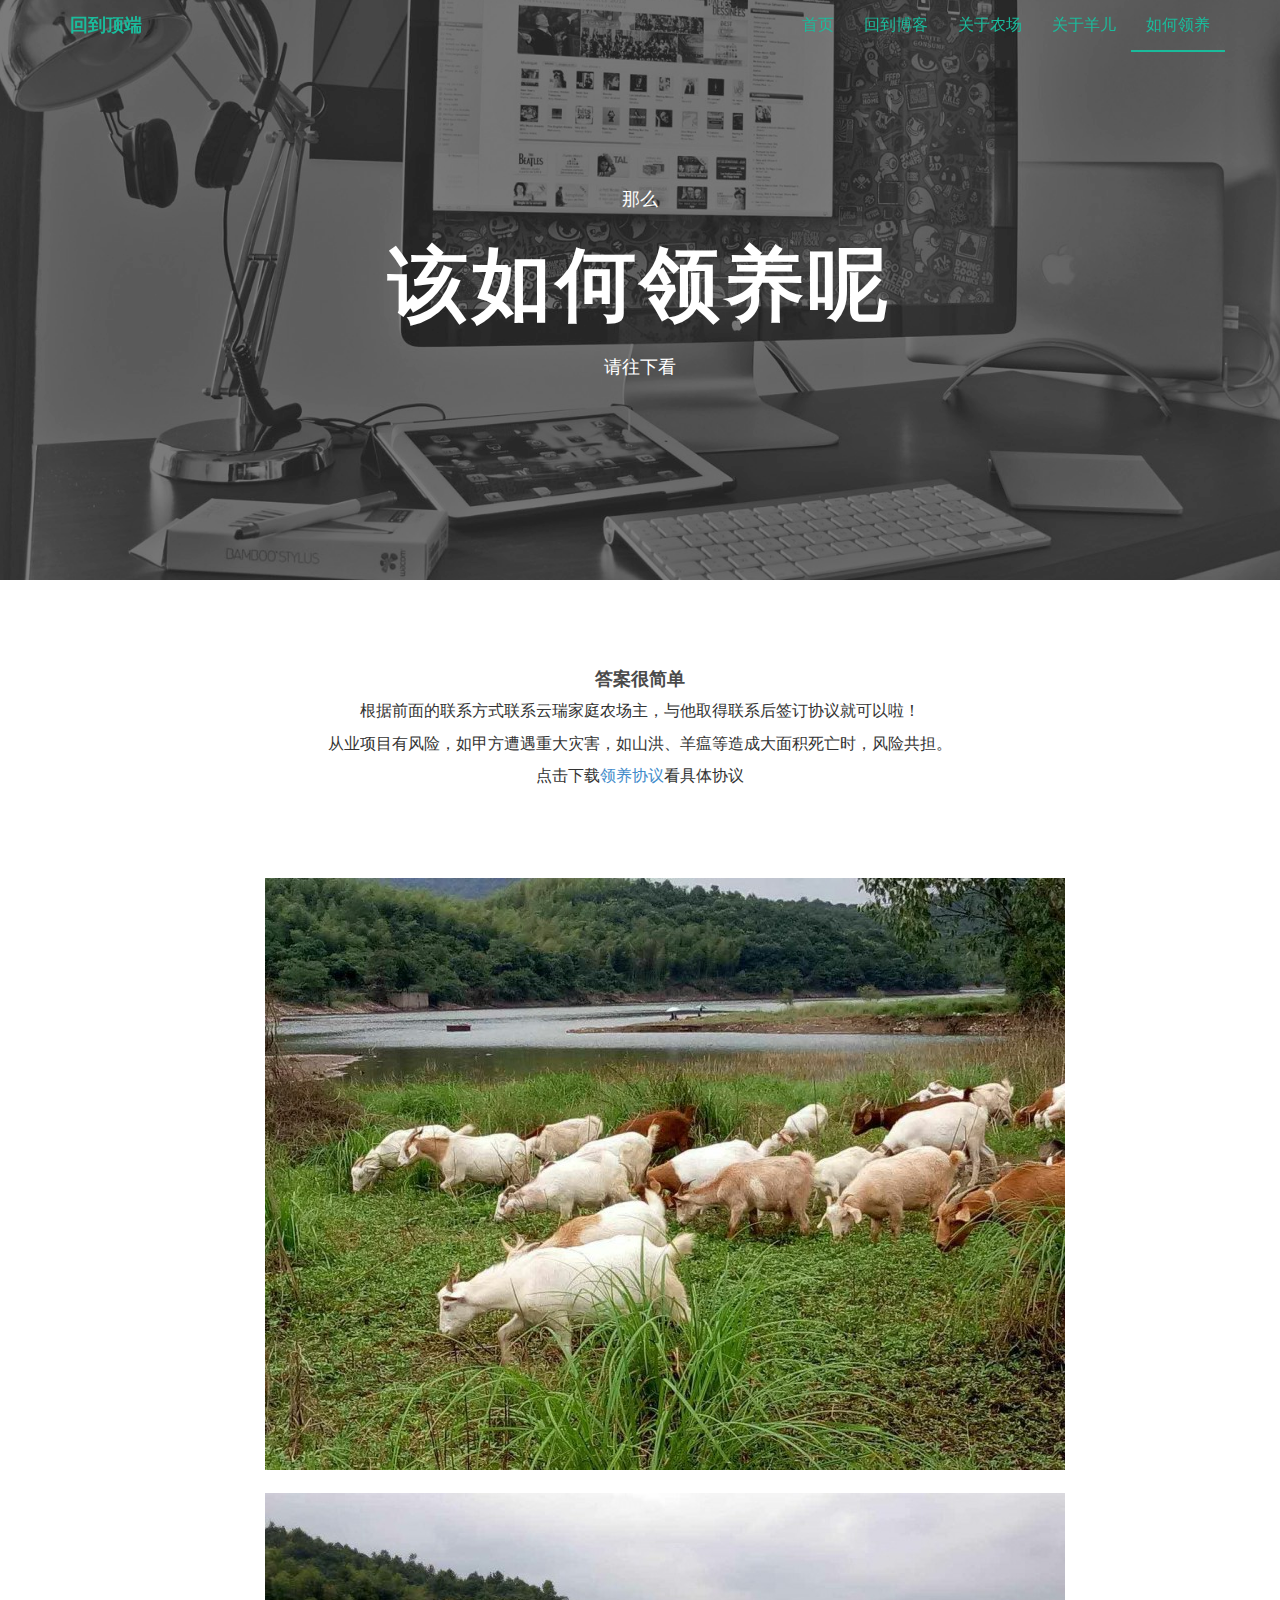
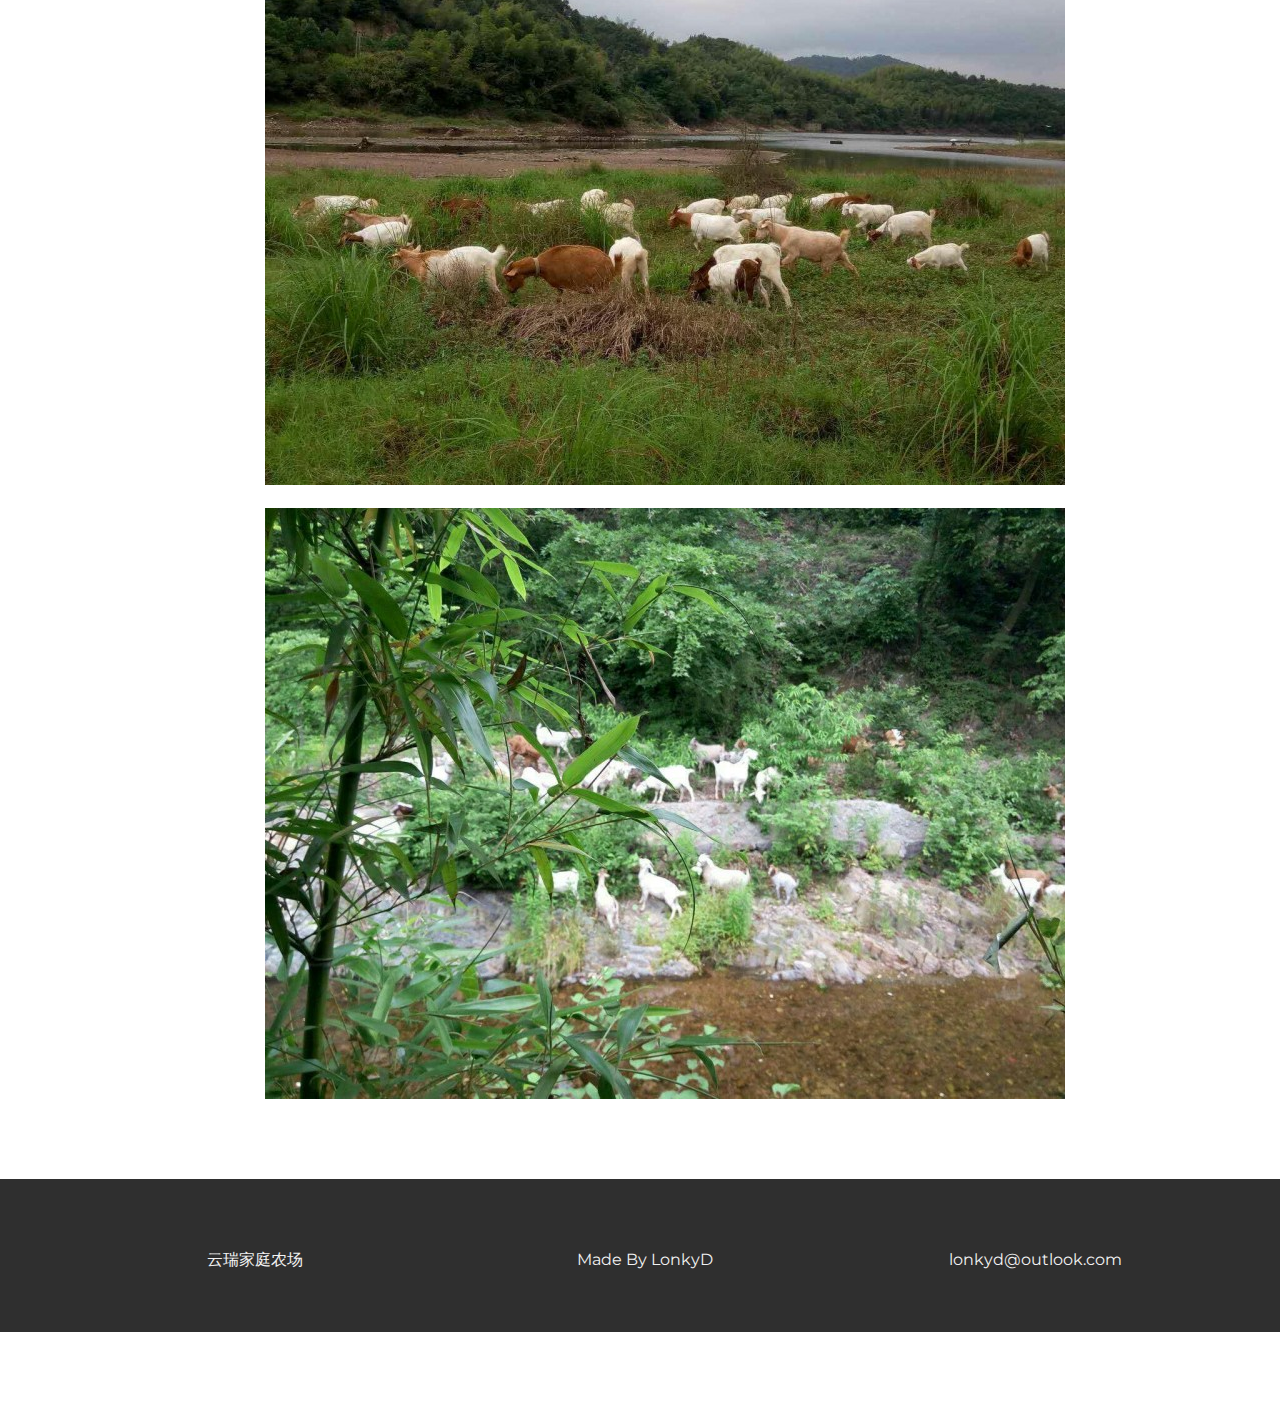
<file: GoatAdopt2.0/adopt.html>
﻿<!DOCTYPE html>
<html lang="en">
  <head>
    <meta charset="utf-8">
    <meta http-equiv="X-UA-Compatible" content="IE=edge">
    <meta name="viewport" content="width=device-width, initial-scale=1">
    <meta name="description" content="">
    <meta name="author" content="">
    <link rel="shortcut icon" href="assets/ico/favicon.ico">
    <link href="assets/img/title.png" rel="SHORTCUT ICON" />
    <title>如何领养</title>

    <!-- Bootstrap core CSS -->
    <link href="assets/css/bootstrap.css" rel="stylesheet">

    <!-- Custom styles for this template -->
    <link href="assets/css/style.css" rel="stylesheet">
    <link href="assets/css/font-awesome.min.css" rel="stylesheet">

    <!-- Just for debugging purposes. Don't actually copy this line! -->
    <!--[if lt IE 9]><script src="../../assets/js/ie8-responsive-file-warning.js"></script><![endif]-->

    <!-- HTML5 shim and Respond.js IE8 support of HTML5 elements and media queries -->
    <!--[if lt IE 9]>
      <script src="https://oss.maxcdn.com/libs/html5shiv/3.7.0/html5shiv.js"></script>
      <script src="https://oss.maxcdn.com/libs/respond.js/1.4.2/respond.min.js"></script>
    <![endif]-->
  </head>

  <body>

    <!-- Static navbar -->
    <div class="navbar navbar-default navbar-fixed-top" role="navigation">
      <div class="container">
        <div class="navbar-header">
          <button type="button" class="navbar-toggle" data-toggle="collapse" data-target=".navbar-collapse">
            <span class="sr-only">Toggle navigation</span>
            <span class="icon-bar"></span>
            <span class="icon-bar"></span>
            <span class="icon-bar"></span>
          </button>
          <a class="navbar-brand" href="adopt.html">回到顶端</a>
        </div>
        <div class="navbar-collapse collapse">
          <ul class="nav navbar-nav navbar-right">
            <li><a href="index.html">首页</a></li>
			<li><a href="../index.html">回到博客</a></li>
			<li><a href="farm.html">关于农场</a></li>
            <li><a href="goatsheep.html">关于羊儿</a></li>
            <li class="active"><a href="adopt.html">如何领养</a></li>
          </ul>
        </div><!--/.nav-collapse -->
      </div>
    </div>


	<div id="workwrap">
	    <div class="container">
			<div class="row">
				<div class="col-lg-6 col-lg-offset-3">
					<h4>那么</h4>
					<h1>该如何领养呢</h1>
					<h4>请往下看</h4>
				</div>
			</div><! --/row -->
	    </div> <!-- /container -->
	</div><! --/workwrap -->
	
	<section id="works"></section>
	<div class="container">
		<div class="row centered mt mb">
			<div class="col-lg-8 col-lg-offset-2">
				<h4>答案很简单</h4>
				<p>根据前面的联系方式联系云瑞家庭农场主，与他取得联系后签订协议就可以啦！</p>
				<p>从业项目有风险，如甲方遭遇重大灾害，如山洪、羊瘟等造成大面积死亡时，风险共担。</p>
				<p>点击下载<a href="assets/领养协议2.0.doc">领养协议</a>看具体协议</p>
			</div>
			<div class="col-lg-12 col-lg-offset-2 mt">
				<img class="img-responsive" src="assets/img/pr1.jpg">
				<br>
				<img class="img-responsive" src="assets/img/pr2.jpg">
				<br>
				<img class="img-responsive" src="assets/img/pr3.jpg">
			</div>

		</div><! --/row -->
	</div><! --/container！ -->
	


	<div id="footerwrap">
		<div class="container">
			<div class="row centered">
				<div class="col-lg-4">
					<p>云瑞家庭农场</p>
				</div>
			
				<div class="col-lg-4">
					<p>Made By LonkyD</p>
				</div>
				<div class="col-lg-4">
					<p>lonkyd@outlook.com</p>
				</div>
			</div>
		</div>
	</div><! --/footerwrap -->
	


    <!-- Bootstrap core JavaScript
    ================================================== -->
    <!-- Placed at the end of the document so the pages load faster -->
     <script src="assets/js/jquery.min.js"></script>
  </body>
    <script src="assets/js/bootstrap.min.js"></script>
  </body>
</html>
</file>
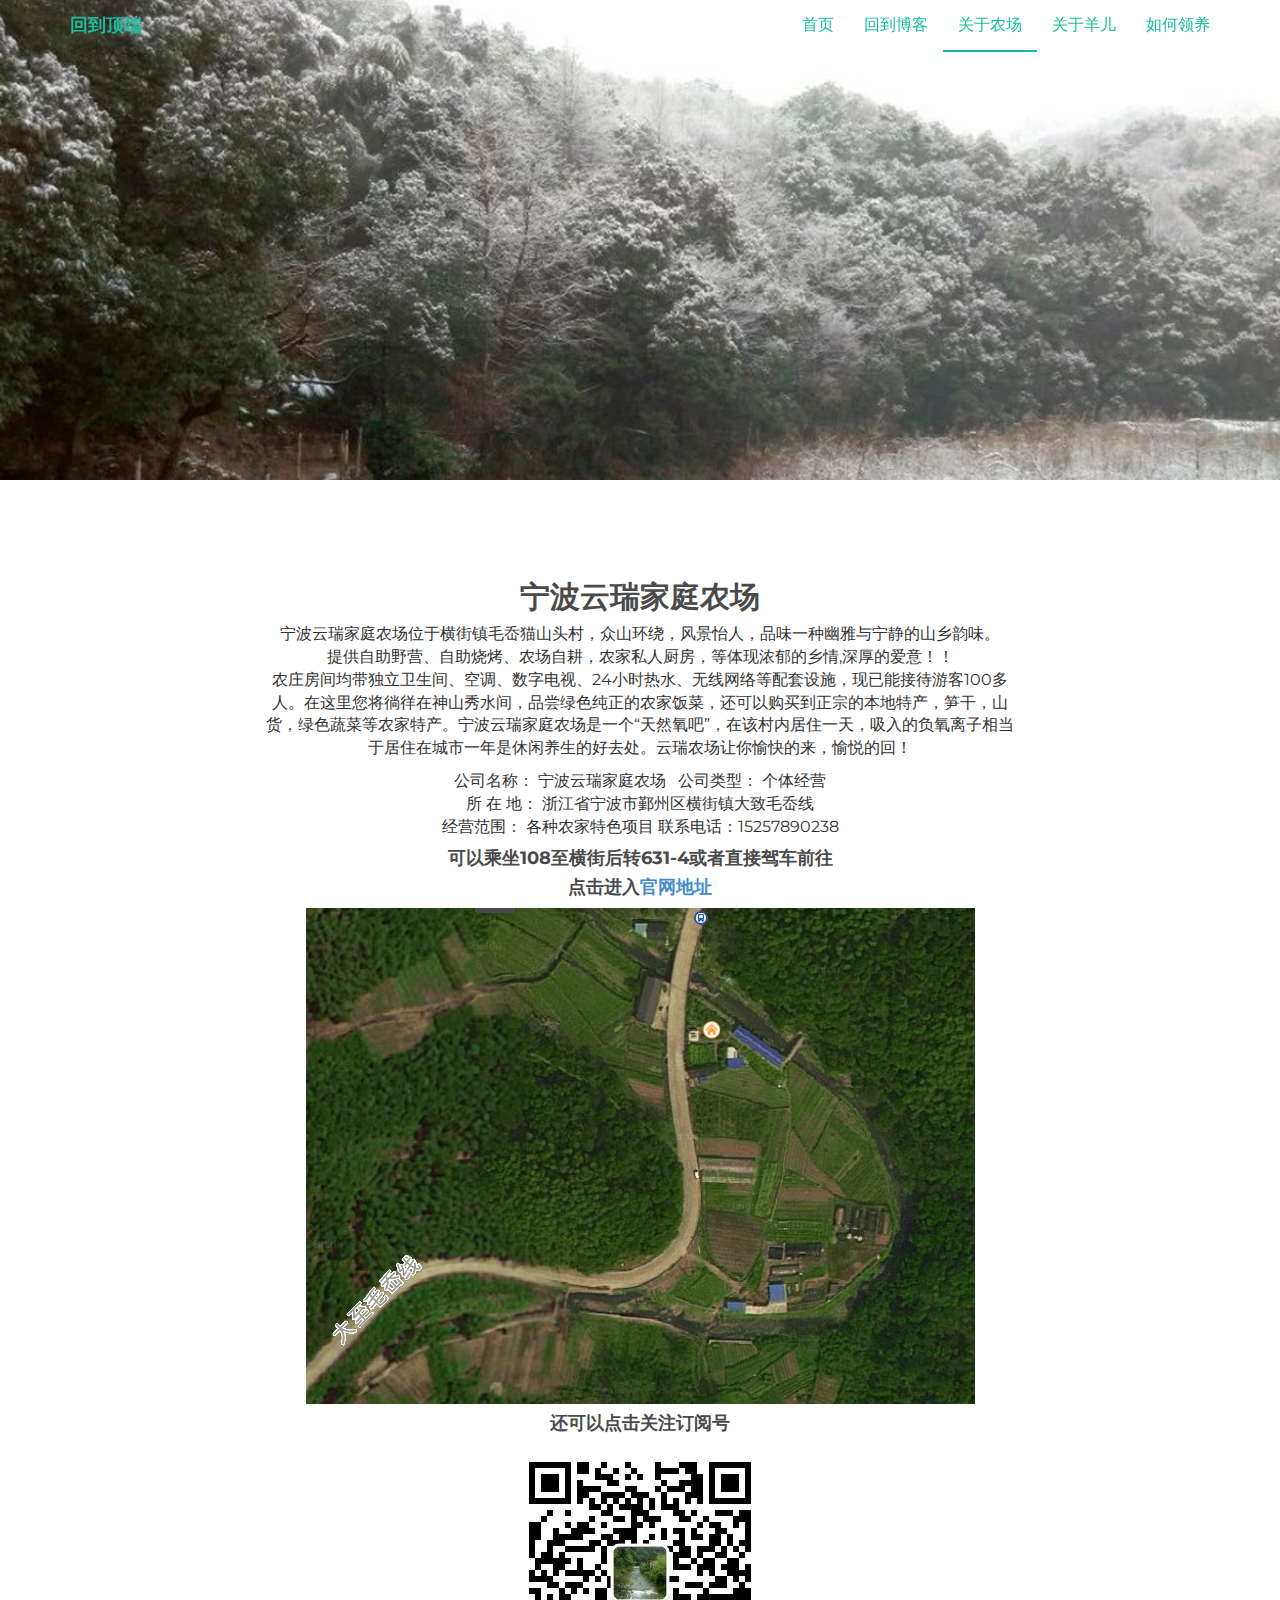
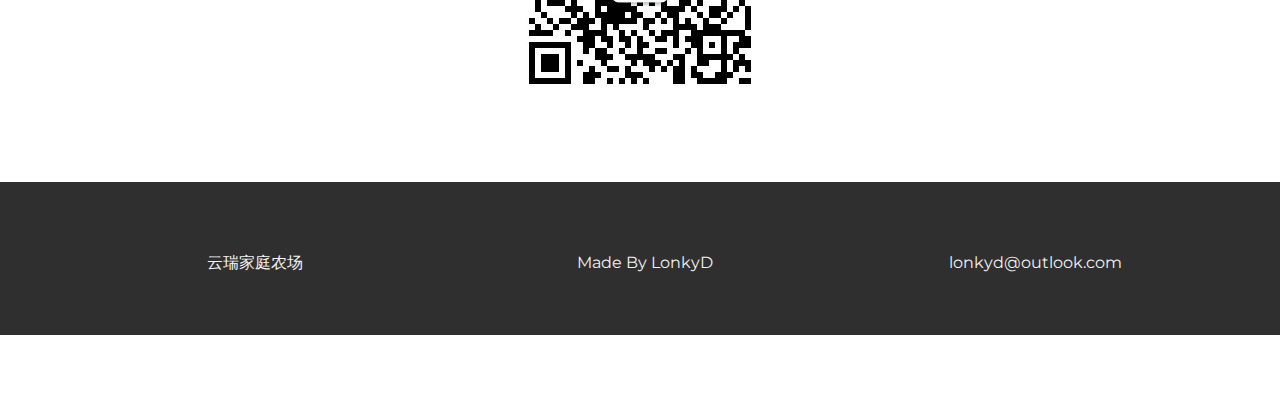
<file: GoatAdopt2.0/farm.html>
﻿<!DOCTYPE html>
<html lang="en">
  <head>
    <meta charset="utf-8">
    <meta http-equiv="X-UA-Compatible" content="IE=edge">
    <meta name="viewport" content="width=device-width, initial-scale=1">
    <meta name="description" content="">
    <meta name="author" content="">
    <link rel="shortcut icon" href="assets/ico/favicon.ico">
    <link href="assets/img/title.png" rel="SHORTCUT ICON" />
    <title>关于农场</title>

    <!-- Bootstrap core CSS -->
    <link href="assets/css/bootstrap.css" rel="stylesheet">

    <!-- Custom styles for this template -->
    <link href="assets/css/style.css" rel="stylesheet">
    <link href="assets/css/font-awesome.min.css" rel="stylesheet">

    <!-- Just for debugging purposes. Don't actually copy this line! -->
    <!--[if lt IE 9]><script src="../../assets/js/ie8-responsive-file-warning.js"></script><![endif]-->

    <!-- HTML5 shim and Respond.js IE8 support of HTML5 elements and media queries -->
    <!--[if lt IE 9]>
      <script src="https://oss.maxcdn.com/libs/html5shiv/3.7.0/html5shiv.js"></script>
      <script src="https://oss.maxcdn.com/libs/respond.js/1.4.2/respond.min.js"></script>
    <![endif]-->
  </head>

  <body>

    <!-- Static navbar -->
    <div class="navbar navbar-default navbar-fixed-top" role="navigation">
      <div class="container">
        <div class="navbar-header">
          <button type="button" class="navbar-toggle" data-toggle="collapse" data-target=".navbar-collapse">
            <span class="sr-only">Toggle navigation</span>
            <span class="icon-bar"></span>
            <span class="icon-bar"></span>
            <span class="icon-bar"></span>
          </button>
          <a class="navbar-brand" href="farm.html">回到顶端</a>
        </div>
        <div class="navbar-collapse collapse">
          <ul class="nav navbar-nav navbar-right">
            <li><a href="index.html">首页</a></li>
			<li><a href="../index.html">回到博客</a></li>
			<li class="active"><a href="farm.html">关于农场</a></li>
            <li><a href="goatsheep.html">关于羊儿</a></li>
            <li><a href="adopt.html">如何领养</a></li>
          </ul>
        </div><!--/.nav-collapse -->
      </div>
    </div>


	<div id="aboutwrapfarm">
	    <div class="container">
			<div class="row">
				<div class="col-lg-6 col-lg-offset-3">
				</div>
			</div><! --/row -->
	    </div> <!-- /container -->
	</div><! --/aboutwrap -->
	
	<div class="container">
		<div class="row centered mt mb">
			<div class="col-lg-8 col-lg-offset-2">
				<h2>宁波云瑞家庭农场</h2>
				<p>     	宁波云瑞家庭农场位于横街镇毛岙猫山头村，众山环绕，​‌‌风景怡人，品味一种幽雅与宁静的山乡韵味。<br>提供自助野营、自助烧烤、农场自耕，农家私人厨房，等体现浓郁的乡情,深厚的爱意！！<br>农庄房间均带独立卫生间、空调、数字电视、24小时热水、无线网络等配套设施，现已能接待游客100多人。在这里您将徜徉在神山秀水间，品尝绿色纯正的农家饭菜，还可以购买到正宗的本地特产，笋干，山货，绿色蔬菜等农家特产。宁波云瑞家庭农场是一个“天然氧吧”，在该村内居住一天，吸入的负氧离子相当于居住在城市一年是休闲养生的好去处。云瑞农场让你愉快的来，愉悦的回！</p>
				<p> 公司名称：	宁波云瑞家庭农场&nbsp;&nbsp;&nbsp;公司类型：	个体经营 <br>
				所 在 地：	浙江省宁波市鄞州区横街镇大致毛岙线<br>		
				经营范围：	各种农家特色项目 联系电话：15257890238</p>
                <h4>可以乘坐108至横街后转631-4或者直接驾车前往</h4>
				<h4>点击进入<a href="http://www.yrjtnc.china114bst.com/introduce/" title="这玩意儿不是我做的，我做的没这么丑的难以直视">官网地址</a></h4>
				<img src="assets/img/map.png" alt="">
				<h4>还可以点击关注订阅号</h4>
				<img src="assets/img/erweima.jpg" alt="">
			</div>

		</div><! --/row -->
	</div><! --/container -->
	


	<div id="footerwrap">
		<div class="container">
			<div class="row centered">
				<div class="col-lg-4">
					<p>云瑞家庭农场</p>
				</div>
			
				<div class="col-lg-4">
					<p>Made By LonkyD</p>
				</div>
				<div class="col-lg-4">
					<p>lonkyd@outlook.com</p>
				</div>
			</div>
		</div>
	</div><! --/footerwrap -->
	


    <!-- Bootstrap core JavaScript
    ================================================== -->
    <!-- Placed at the end of the document so the pages load faster -->
     <script src="assets/js/jquery.min.js"></script>
  </body>
    <script src="assets/js/bootstrap.min.js"></script>
  </body>
</html>
</file>
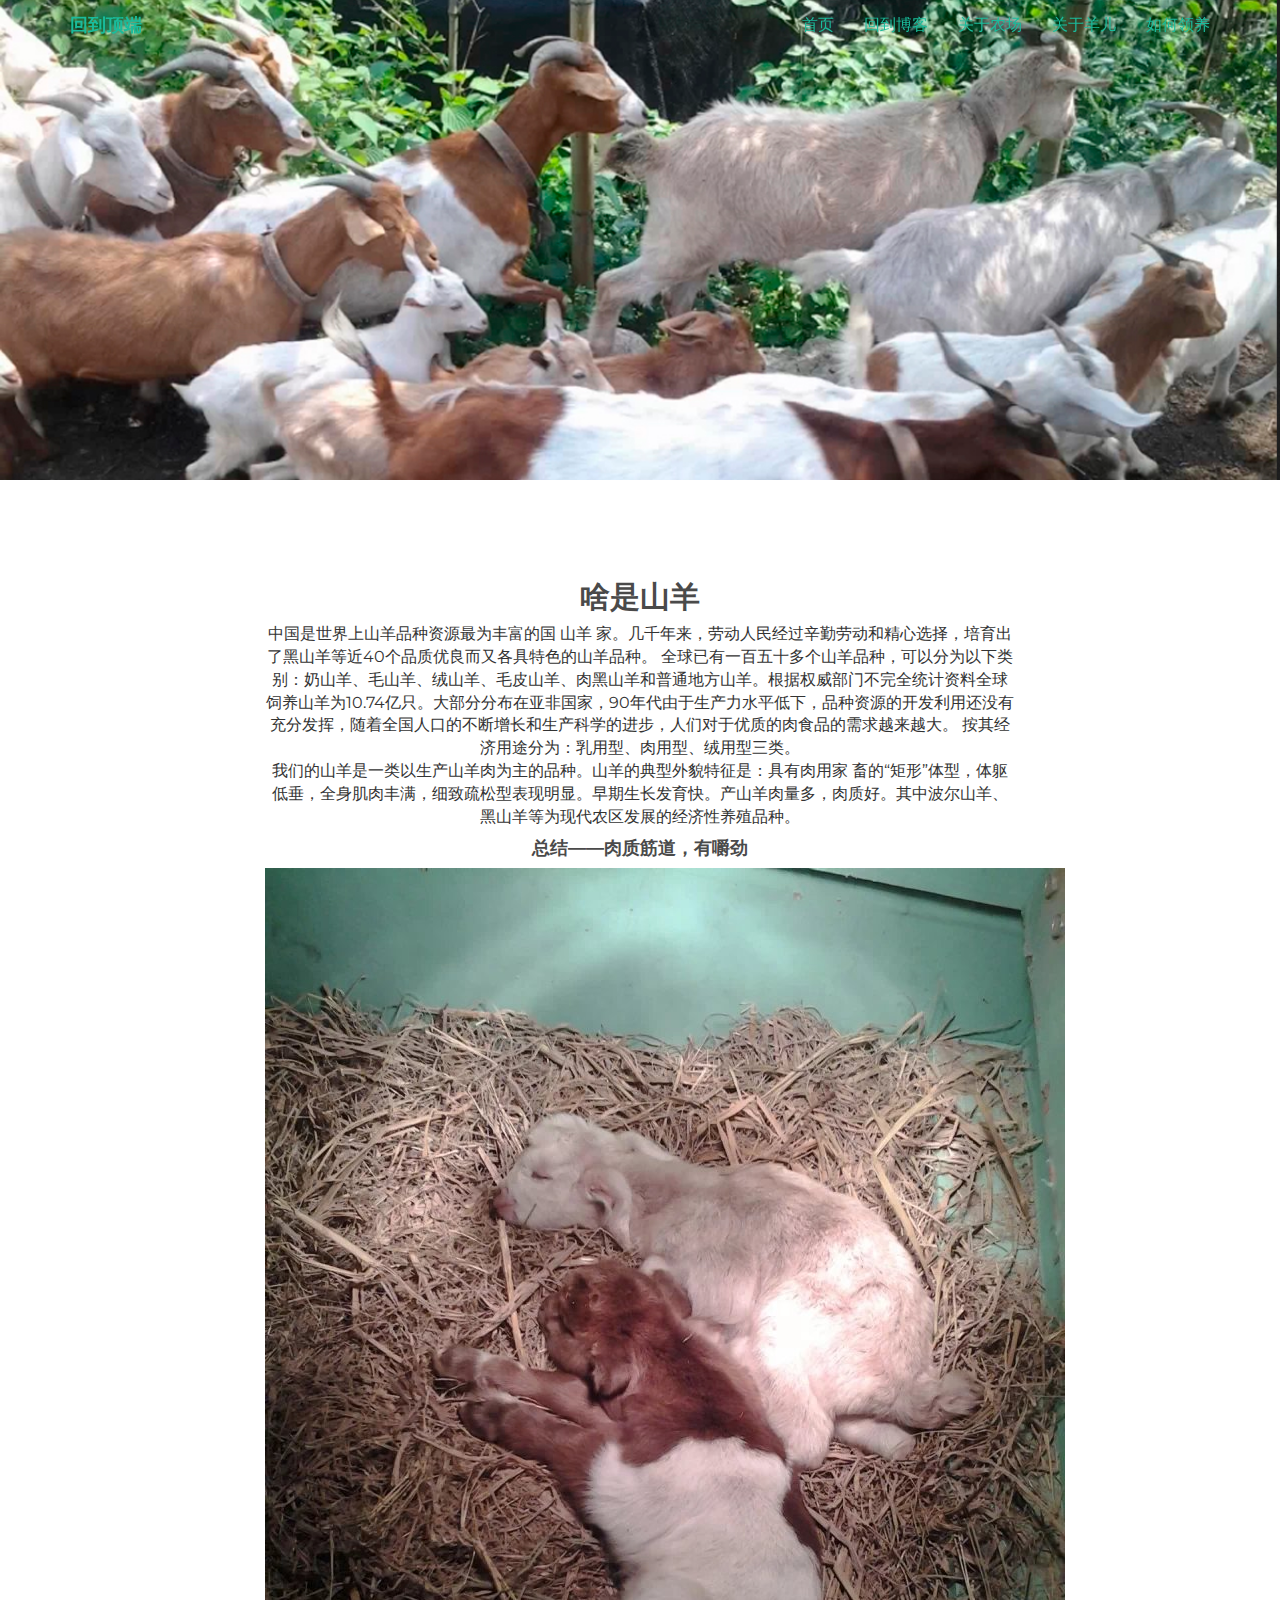
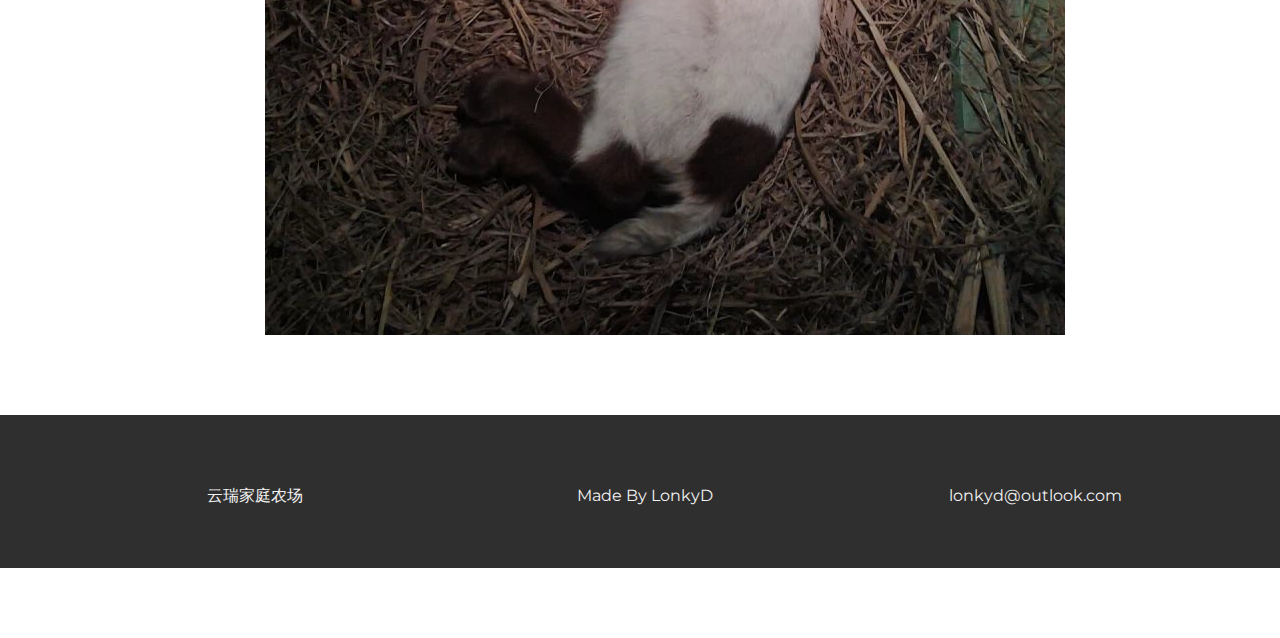
<file: GoatAdopt2.0/goat.html>
﻿<!DOCTYPE html>
<html lang="en">
  <head>
    <meta charset="utf-8">
    <meta http-equiv="X-UA-Compatible" content="IE=edge">
    <meta name="viewport" content="width=device-width, initial-scale=1">
    <meta name="description" content="">
    <meta name="author" content="">
    <link rel="shortcut icon" href="assets/ico/favicon.ico">
    <link href="assets/img/title.png" rel="SHORTCUT ICON" />
    <title>山羊</title>

    <!-- Bootstrap core CSS -->
    <link href="assets/css/bootstrap.css" rel="stylesheet">

    <!-- Custom styles for this template -->
    <link href="assets/css/style.css" rel="stylesheet">
    <link href="assets/css/font-awesome.min.css" rel="stylesheet">

    <!-- Just for debugging purposes. Don't actually copy this line! -->
    <!--[if lt IE 9]><script src="../../assets/js/ie8-responsive-file-warning.js"></script><![endif]-->

    <!-- HTML5 shim and Respond.js IE8 support of HTML5 elements and media queries -->
    <!--[if lt IE 9]>
      <script src="https://oss.maxcdn.com/libs/html5shiv/3.7.0/html5shiv.js"></script>
      <script src="https://oss.maxcdn.com/libs/respond.js/1.4.2/respond.min.js"></script>
    <![endif]-->
  </head>

  <body>

    <!-- Static navbar -->
    <div class="navbar navbar-default navbar-fixed-top" role="navigation">
      <div class="container">
        <div class="navbar-header">
          <button type="button" class="navbar-toggle" data-toggle="collapse" data-target=".navbar-collapse">
            <span class="sr-only">Toggle navigation</span>
            <span class="icon-bar"></span>
            <span class="icon-bar"></span>
            <span class="icon-bar"></span>
          </button>
          <a class="navbar-brand" href="goat.html">回到顶端</a>
        </div>
        <div class="navbar-collapse collapse">
          <ul class="nav navbar-nav navbar-right">
            <li><a href="index.html">首页</a></li>
			<li><a href="../index.html">回到博客</a></li>
			<li><a href="farm.html">关于农场</a></li>
            <li><a href="goatsheep.html">关于羊儿</a></li>
            <li><a href="adopt.html">如何领养</a></li>
          </ul>
        </div><!--/.nav-collapse -->
      </div>
    </div>


	<div id="aboutwrapgoat">
	    <div class="container">
			<div class="row">
				<div class="col-lg-6 col-lg-offset-3">
				</div>
			</div><! --/row -->
	    </div> <!-- /container -->
	</div><! --/aboutwrap -->
	
	<div class="container">
		<div class="row centered mt mb">
			<div class="col-lg-8 col-lg-offset-2">
				<h2>啥是山羊</h2>
				<p>中国是世界上山羊品种资源最为丰富的国
山羊

 家。几千年来，劳动人民经过辛勤劳动和精心选择，培育出了黑山羊等近40个品质优良而又各具特色的山羊品种。
全球已有一百五十多个山羊品种，可以分为以下类别：奶山羊、毛山羊、绒山羊、毛皮山羊、肉黑山羊和普通地方山羊。根据权威部门不完全统计资料全球饲养山羊为10.74亿只。大部分分布在亚非国家，90年代由于生产力水平低下，品种资源的开发利用还没有充分发挥，随着全国人口的不断增长和生产科学的进步，人们对于优质的肉食品的需求越来越大。
按其经济用途分为：乳用型、肉用型、绒用型三类。<br>我们的山羊是一类以生产山羊肉为主的品种。山羊的典型外貌特征是：具有肉用家 畜的“矩形”体型，体躯低垂，全身肌肉丰满，细致疏松型表现明显。早期生长发育快。产山羊肉量多，肉质好。其中波尔山羊、黑山羊等为现代农区发展的经济性养殖品种。</p>
				
                <h4>总结——肉质筋道，有嚼劲</h4>
				
				<img src="assets/img/smallgoat.jpg" alt="">
				
			</div>

		</div><! --/row -->
	</div><! --/container -->
	


	<div id="footerwrap">
		<div class="container">
			<div class="row centered">
				<div class="col-lg-4">
					<p>云瑞家庭农场</p>
				</div>
			
				<div class="col-lg-4">
					<p>Made By LonkyD</p>
				</div>
				<div class="col-lg-4">
					<p>lonkyd@outlook.com</p>
				</div>
			</div>
		</div>
	</div><! --/footerwrap -->
	


    <!-- Bootstrap core JavaScript
    ================================================== -->
    <!-- Placed at the end of the document so the pages load faster -->
     <script src="assets/js/jquery.min.js"></script>
  </body>
    <script src="assets/js/bootstrap.min.js"></script>
  </body>
</html>
</file>
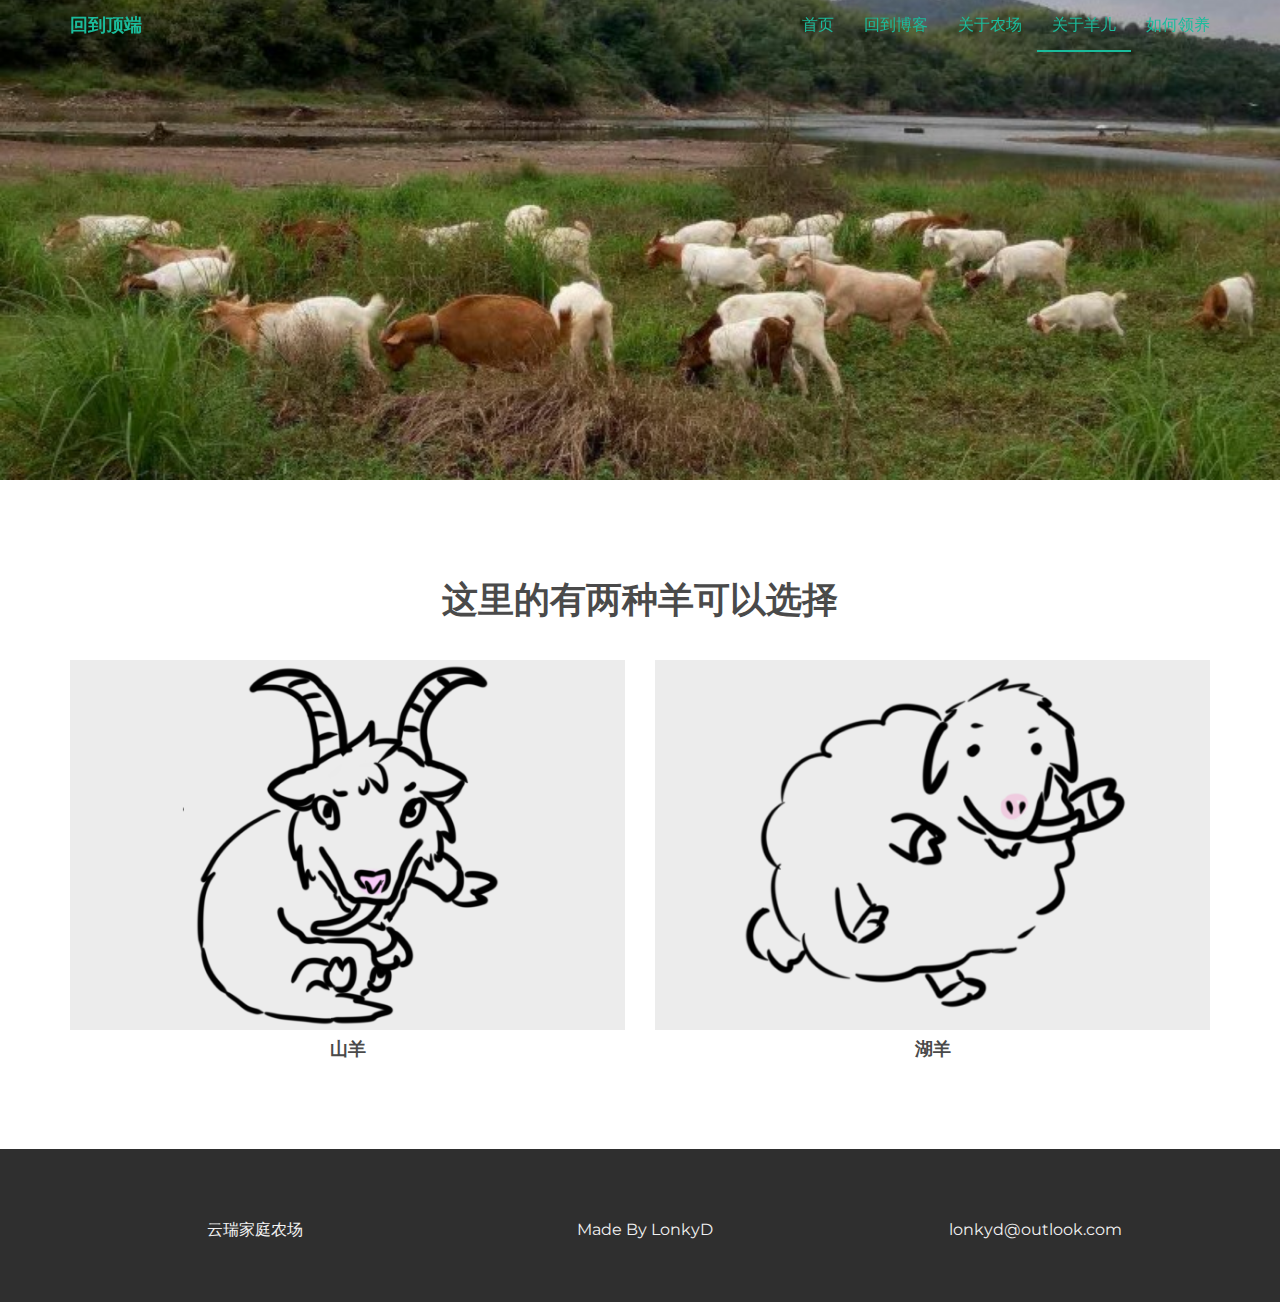
<file: GoatAdopt2.0/goatsheep.html>
﻿<!DOCTYPE html>
<html lang="en">
  <head>
    <meta charset="utf-8">
    <meta http-equiv="X-UA-Compatible" content="IE=edge">
    <meta name="viewport" content="width=device-width, initial-scale=1">
    <meta name="description" content="">
    <meta name="author" content="">
    <link rel="shortcut icon" href="assets/ico/favicon.ico">
    <link href="assets/img/title.png" rel="SHORTCUT ICON" />
    <title>关于羊儿</title>

    <!-- Bootstrap core CSS -->
    <link href="assets/css/bootstrap.css" rel="stylesheet">

    <!-- Custom styles for this template -->
    <link href="assets/css/style.css" rel="stylesheet">
    <link href="assets/css/font-awesome.min.css" rel="stylesheet">

    <!-- Just for debugging purposes. Don't actually copy this line! -->
    <!--[if lt IE 9]><script src="../../assets/js/ie8-responsive-file-warning.js"></script><![endif]-->

    <!-- HTML5 shim and Respond.js IE8 support of HTML5 elements and media queries -->
    <!--[if lt IE 9]>
      <script src="https://oss.maxcdn.com/libs/html5shiv/3.7.0/html5shiv.js"></script>
      <script src="https://oss.maxcdn.com/libs/respond.js/1.4.2/respond.min.js"></script>
    <![endif]-->
  </head>

  <body>

    <!-- Static navbar -->
    <div class="navbar navbar-default navbar-fixed-top" role="navigation">
      <div class="container">
        <div class="navbar-header">
          <button type="button" class="navbar-toggle" data-toggle="collapse" data-target=".navbar-collapse">
            <span class="sr-only">Toggle navigation</span>
            <span class="icon-bar"></span>
            <span class="icon-bar"></span>
            <span class="icon-bar"></span>
          </button>
          <a class="navbar-brand" href="goatsheep.html">回到顶端</a>
        </div>
        <div class="navbar-collapse collapse">
          <ul class="nav navbar-nav navbar-right">
            <li><a href="index.html">首页</a></li>
			<li><a href="../index.html">回到博客</a></li>
			<li><a href="farm.html">关于农场</a></li>
            <li class="active"><a href="goatsheep.html">关于羊儿</a></li>
            <li><a href="adopt.html">如何领养</a></li>
          </ul>
        </div><!--/.nav-collapse -->
      </div>
    </div>
    <div class="copyrights">Collect from <a href="http://www.cssmoban.com/" >网页模板</a></div>


	<div id="aboutwrapgs">
	    <div class="container">
			<div class="row">
				<div class="col-lg-6 col-lg-offset-3">

				</div>
			</div><! --/row -->
	    </div> <!-- /container -->
	</div><! --/headerwrap -->
	
	<section id="works"></section>
	<div class="container">
		<div class="row centered mt mb">
			<h1>这里的有两种羊可以选择</h1>
			
			<div class="col-lg-6 col-md-6 col-sm-6 gallery">
				<a href="goat.html"><img src="assets/img/portfolio/folio04.png" class="img-responsive"><h4>山羊</h4></a>
			</div>
			<div class="col-lg-6 col-md-6 col-sm-6 gallery">
				<a href="sheep.html"><img src="assets/img/portfolio/folio05.png" class="img-responsive"><h4>湖羊</h4></a>
			</div>

			
		</div><! --/row -->
	</div><! --/container -->
	

	<div id="footerwrap">
		<div class="container">
			<div class="row centered">
				<div class="col-lg-4">
					<p>云瑞家庭农场</p>
				</div>
			
				<div class="col-lg-4">
					<p>Made By LonkyD</p>
				</div>
				<div class="col-lg-4">
					<p>lonkyd@outlook.com</p>
				</div>
			</div>
		</div>
	</div><! --/footerwrap -->
	


    <!-- Bootstrap core JavaScript
    ================================================== -->
    <!-- Placed at the end of the document so the pages load faster -->
     <script src="assets/js/jquery.min.js"></script>
  </body>
    <script src="assets/js/bootstrap.min.js"></script>
  </body>
</html>
</file>
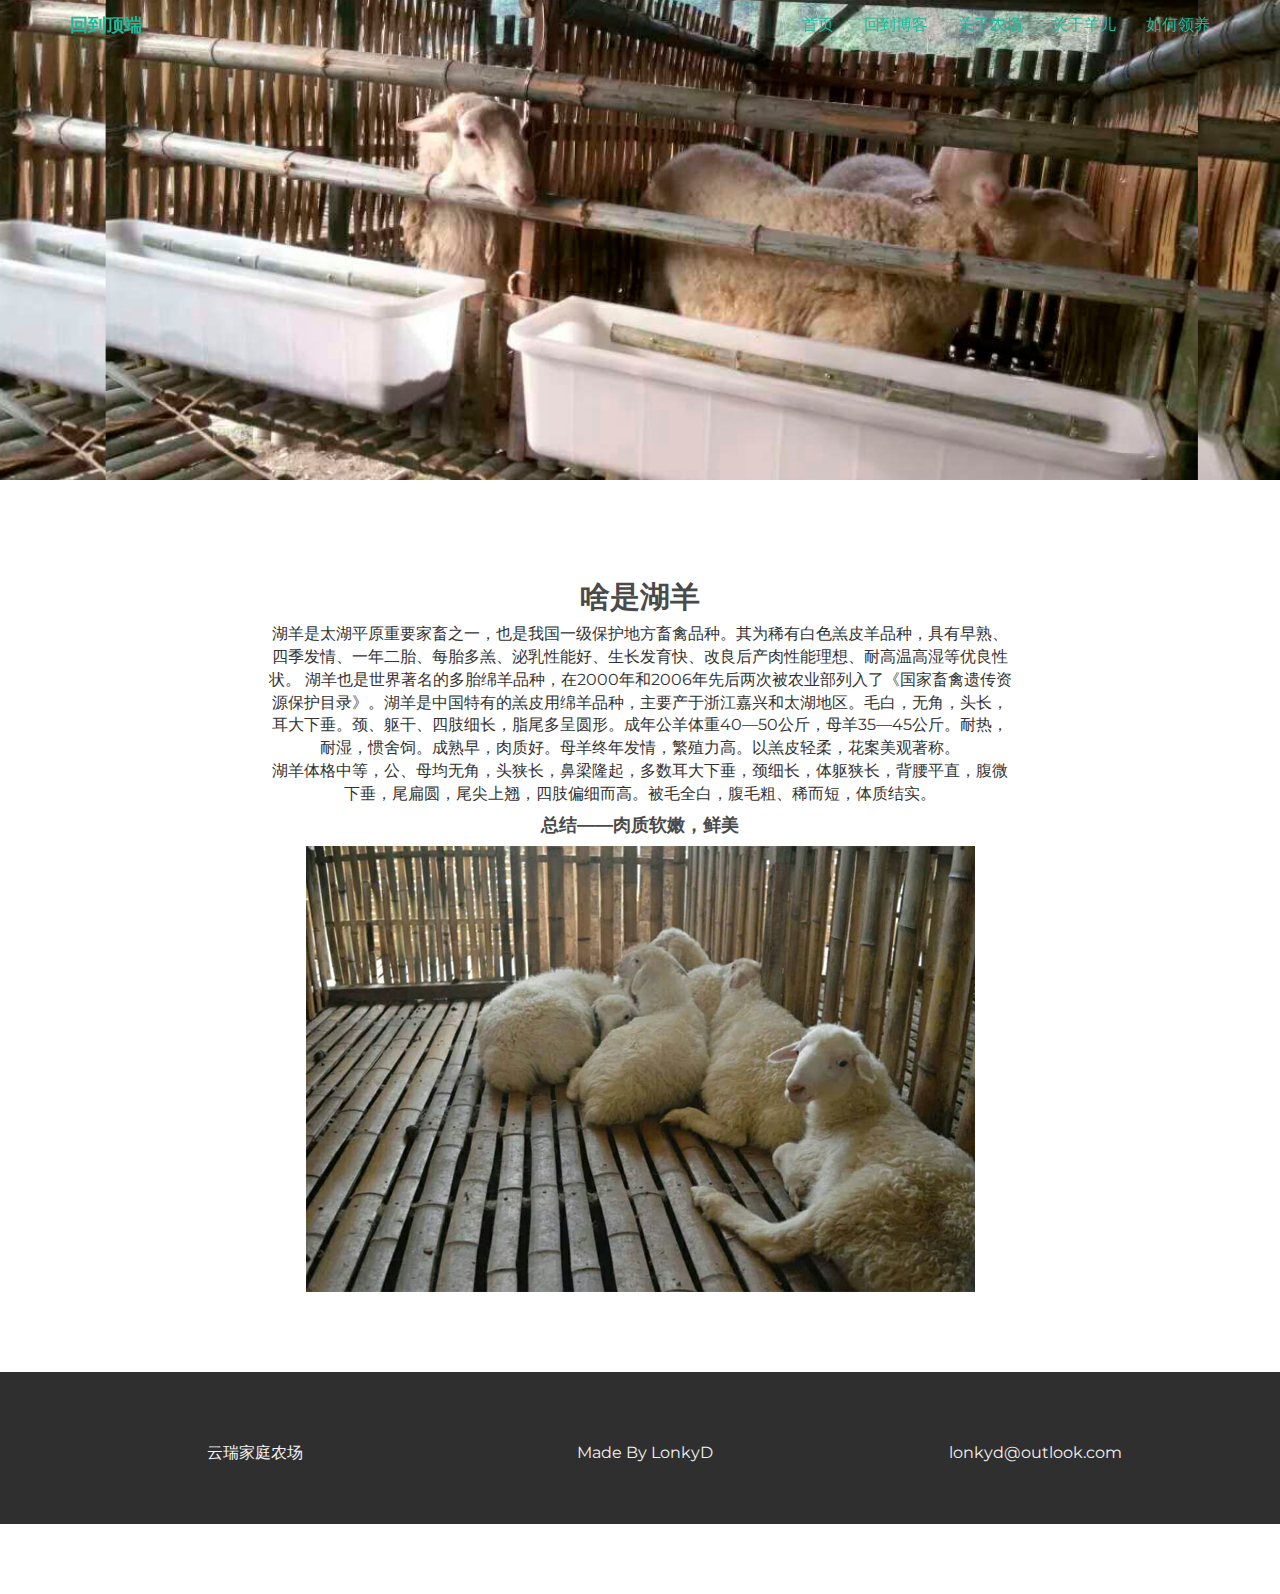
<file: GoatAdopt2.0/sheep.html>
﻿<!DOCTYPE html>
<html lang="en">
  <head>
    <meta charset="utf-8">
    <meta http-equiv="X-UA-Compatible" content="IE=edge">
    <meta name="viewport" content="width=device-width, initial-scale=1">
    <meta name="description" content="">
    <meta name="author" content="">
    <link rel="shortcut icon" href="assets/ico/favicon.ico">
    <link href="assets/img/title.png" rel="SHORTCUT ICON" />
    <title>湖羊</title>

    <!-- Bootstrap core CSS -->
    <link href="assets/css/bootstrap.css" rel="stylesheet">

    <!-- Custom styles for this template -->
    <link href="assets/css/style.css" rel="stylesheet">
    <link href="assets/css/font-awesome.min.css" rel="stylesheet">

    <!-- Just for debugging purposes. Don't actually copy this line! -->
    <!--[if lt IE 9]><script src="../../assets/js/ie8-responsive-file-warning.js"></script><![endif]-->

    <!-- HTML5 shim and Respond.js IE8 support of HTML5 elements and media queries -->
    <!--[if lt IE 9]>
      <script src="https://oss.maxcdn.com/libs/html5shiv/3.7.0/html5shiv.js"></script>
      <script src="https://oss.maxcdn.com/libs/respond.js/1.4.2/respond.min.js"></script>
    <![endif]-->
  </head>

  <body>

    <!-- Static navbar -->
    <div class="navbar navbar-default navbar-fixed-top" role="navigation">
      <div class="container">
        <div class="navbar-header">
          <button type="button" class="navbar-toggle" data-toggle="collapse" data-target=".navbar-collapse">
            <span class="sr-only">Toggle navigation</span>
            <span class="icon-bar"></span>
            <span class="icon-bar"></span>
            <span class="icon-bar"></span>
          </button>
          <a class="navbar-brand" href="sheep.html">回到顶端</a>
        </div>
        <div class="navbar-collapse collapse">
          <ul class="nav navbar-nav navbar-right">
            <li><a href="index.html">首页</a></li>
			<li><a href="../index.html">回到博客</a></li>
			<li><a href="farm.html">关于农场</a></li>
            <li><a href="goatsheep.html">关于羊儿</a></li>
            <li><a href="adopt.html">如何领养</a></li>
          </ul>
        </div><!--/.nav-collapse -->
      </div>
    </div>


	<div id="aboutwrapsheep">
	    <div class="container">
			<div class="row">
				<div class="col-lg-6 col-lg-offset-3">
				</div>
			</div><! --/row -->
	    </div> <!-- /container -->
	</div><! --/aboutwrap -->
	
	<div class="container">
		<div class="row centered mt mb">
			<div class="col-lg-8 col-lg-offset-2">
				<h2>啥是湖羊</h2>
				<p>     	湖羊是太湖平原重要家畜之一，也是我国一级保护地方畜禽品种。其为稀有白色羔皮羊品种，具有早熟、四季发情、一年二胎、每胎多羔、泌乳性能好、生长发育快、改良后产肉性能理想、耐高温高湿等优良性状。
湖羊也是世界著名的多胎绵羊品种，在2000年和2006年先后两次被农业部列入了《国家畜禽遗传资源保护目录》。湖羊是中国特有的羔皮用绵羊品种，主要产于浙江嘉兴和太湖地区。毛白，无角，头长，耳大下垂。颈、躯干、四肢细长，脂尾多呈圆形。成年公羊体重40—50公斤，母羊35—45公斤。耐热，耐湿，惯舍饲。成熟早，肉质好。母羊终年发情，繁殖力高。以羔皮轻柔，花案美观著称。<br>湖羊体格中等，公、母均无角，头狭长，鼻梁隆起，多数耳大下垂，颈细长，体躯狭长，背腰平直，腹微下垂，尾扁圆，尾尖上翘，四肢偏细而高。被毛全白，腹毛粗、稀而短，体质结实。</p>

                <h4>总结——肉质软嫩，鲜美</h4>

				<img src="assets/img/huyang.jpg" alt="">
				
			</div>

		</div><! --/row -->
	</div><! --/container -->
	


	<div id="footerwrap">
		<div class="container">
			<div class="row centered">
				<div class="col-lg-4">
					<p>云瑞家庭农场</p>
				</div>
			
				<div class="col-lg-4">
					<p>Made By LonkyD</p>
				</div>
				<div class="col-lg-4">
					<p>lonkyd@outlook.com</p>
				</div>
			</div>
		</div>
	</div><! --/footerwrap -->
	


    <!-- Bootstrap core JavaScript
    ================================================== -->
    <!-- Placed at the end of the document so the pages load faster -->
     <script src="assets/js/jquery.min.js"></script>
  </body>
    <script src="assets/js/bootstrap.min.js"></script>
  </body>
</html>
</file>
<file: assets/css/material-icons.css>
@font-face {
  font-family: 'Material Icons';
  font-style: normal;
  font-weight: 400;
  src: url(../fonts/MaterialIcons-Regular/MaterialIcons-Regular.eot); /* For IE6-8 */
  src: local('Material Icons'),
       local('MaterialIcons-Regular'),
       url(../fonts/MaterialIcons-Regular/MaterialIcons-Regular.woff2) format('woff2'),
       url(../fonts/MaterialIcons-Regular/MaterialIcons-Regular.woff) format('woff'),
       url(../fonts/MaterialIcons-Regular/MaterialIcons-Regular.ttf) format('truetype');
}

.material-icons {
  font-family: 'Material Icons';
  font-weight: normal;
  font-style: normal;
  font-size: 24px;  /* Preferred icon size */
  display: inline-block;
  line-height: 1;
  text-transform: none;
  letter-spacing: normal;
  word-wrap: normal;
  white-space: nowrap;
  direction: ltr;

  /* Support for all WebKit browsers. */
  -webkit-font-smoothing: antialiased;
  /* Support for Safari and Chrome. */
  text-rendering: optimizeLegibility;

  /* Support for Firefox. */
  -moz-osx-font-smoothing: grayscale;

  /* Support for IE. */
  font-feature-settings: 'liga';
}
</file>
<file: assets/css/initaudioplayer-1.css>
@import url(https://fonts.googleapis.com/css?family=Open+Sans|Noto+Sans);

#amazingaudioplayer-1 {
	box-sizing: content-box;
	display: block;
	position: relative;
	background-color: #333;
	border: 1px solid #222;
	-webkit-border-radius: 2px;
    	-moz-border-radius: 2px;
    	border-radius: 2px;
	margin: 0px;
	padding: 0px;
	-webkit-box-shadow: inset 0 1px 0 rgba( 255, 255, 255, 0.15 ), 0 0 3px rgba( 0, 0, 0, 0.5 );
	-moz-box-shadow: inset 0 1px 0 rgba( 255, 255, 255, 0.15 ), 0 0 3px rgba( 0, 0, 0, 0.5 );
	box-shadow: inset 0 1px 0 rgba( 255, 255, 255, 0.15 ), 0 0 3px rgba( 0, 0, 0, 0.5 );
	background-image: -ms-linear-gradient(top, #444444 0%, #111111 100%);
	background-image: -moz-linear-gradient(top, #444444 0%, #111111 100%);
	background-image: -o-linear-gradient(top, #444444 0%, #111111 100%);
	background-image: -webkit-gradient(linear, left top, left bottom, color-stop(0, #444444), color-stop(1, #111111));
	background-image: -webkit-linear-gradient(top, #444444 0%, #111111 100%);
	background-image: linear-gradient(to bottom, #444444 0%, #111111 100%);
}

#amazingaudioplayer-1 div {
	-webkit-box-sizing: content-box;
	-moz-box-sizing: content-box;
	box-sizing: content-box;   
}

#amazingaudioplayer-1 .amazingaudioplayer-image {
	display: block;
	position: absolute;
	top: 8px;
	left: 12px;
	margin: 4px;
	overflow: hidden;
	-webkit-box-shadow: 0 8px 6px -6px black;
	-moz-box-shadow: 0 8px 6px -6px black;
	box-shadow: 0 8px 6px -6px black;
	-webkit-border-radius: 4px;
    	-moz-border-radius: 4px;
    	border-radius: 4px;
}

#amazingaudioplayer-1 .amazingaudioplayer-image img {
	display: inline-block;
	border: none;
	margin: 0;
	padding: 0;
	-webkit-border-radius: 4px;
    	-moz-border-radius: 4px;
    	border-radius: 4px;
}

#amazingaudioplayer-1 .amazingaudioplayer-image-clear {
}

#amazingaudioplayer-1 .amazingaudioplayer-text {
	display: block;
	position: absolute;
	top: 8px;
	left: 124px;
	overflow: hidden;
	padding: 4px 12px;
	height: 60px;
}

#amazingaudioplayer-1 .amazingaudioplayer-text-clear {
}

#amazingaudioplayer-1 .amazingaudioplayer-title {
	display: block;
	color: #fff;
	font-family: "Noto Sans",Arial,sans-serif;
	font-size: 14px;
	font-weight: bold;
}

#amazingaudioplayer-1 .amazingaudioplayer-title-clear {
}

#amazingaudioplayer-1 .amazingaudioplayer-info {
	display: block;
	display: block;
	color: #ddd;
	font-family: Arial, sans-serif;
	font-size: 11px;
	font-style: italic;
}

#amazingaudioplayer-1 .amazingaudioplayer-info-clear {
}

#amazingaudioplayer-1 .amazingaudioplayer-bar {
}

#amazingaudioplayer-1 .amazingaudioplayer-bar-buttons-clear {
}

#amazingaudioplayer-1 .amazingaudioplayer-bar-clear {
	clear: both;
}

#amazingaudioplayer-1 .amazingaudioplayer-bar-title {
}

#amazingaudioplayer-1 .amazingaudioplayer-playpause {
	position: absolute;
	left: 160px;
	top: 72px;
}

#amazingaudioplayer-1 .amazingaudioplayer-play {
	/*position: relative;*/
}

#amazingaudioplayer-1 .amazingaudioplayer-pause {
	/*position: relative;*/
}

#amazingaudioplayer-1 .amazingaudioplayer-stop {
	/*position: relative;*/
	float: left;
}

#amazingaudioplayer-1 .amazingaudioplayer-prev {
	position: absolute;
	left: 125px;
	top: 72px;
}

#amazingaudioplayer-1 .amazingaudioplayer-next {
	position: absolute;
	left: 195px;
	top: 72px;
}

#amazingaudioplayer-1 .amazingaudioplayer-loop {
	position: absolute;
	top: 84px;
	left: 238px;
}

#amazingaudioplayer-1 .amazingaudioplayer-progress {
	position: absolute;
	left: 12px;
	top: 118px;
	right: 12px;
	background-color: #222;
	-webkit-box-shadow: -1px -1px 0 rgba( 0, 0, 0, 0.5 ), 1px 1px 0 rgba( 255, 255, 255, 0.1 );
	-moz-box-shadow: -1px -1px 0 rgba( 0, 0, 0, 0.5 ), 1px 1px 0 rgba( 255, 255, 255, 0.1 );
	box-shadow: -1px -1px 0 rgba( 0, 0, 0, 0.5 ), 1px 1px 0 rgba( 255, 255, 255, 0.1 );
	margin: 8px 4px;
	-webkit-border-radius: 4px;
	-moz-border-radius: 4px;
	border-radius: 4px;
}

#amazingaudioplayer-1 .amazingaudioplayer-progress-loaded {
	background-color: #444;
	-webkit-border-radius: 4px;
	-moz-border-radius: 4px;
	border-radius: 4px;
}

#amazingaudioplayer-1 .amazingaudioplayer-progress-played {
	-webkit-border-radius: 4px;
	-moz-border-radius: 4px;
	border-radius: 4px;
	background-color: #fcc500;
	background-image: -ms-linear-gradient(top, #fede00 0%, #fcc500 100%);
	background-image: -moz-linear-gradient(top, #fede00 0%, #fcc500 100%);
	background-image: -o-linear-gradient(top, #fede00 0%, #fcc500 100%);
	background-image: -webkit-gradient(linear, left top, left bottom, color-stop(0, #fede00), color-stop(1, #fcc500));
	background-image: -webkit-linear-gradient(top, #fede00 0%, #fcc500 100%); 
	background-image: linear-gradient(to bottom, #fede00 0%, #fcc500 100%);
}

#amazingaudioplayer-1 .amazingaudioplayer-time {
	position: absolute;
	top: 136px;
	left: 12px;
	color: #a0a0a0;
	font-family: 'Open Sans', sans-serif;
	font-size: 12px;
	text-shadow:3px 5px 10px #000;
	line-height: 24px;
	margin: 0 4px;
}

#amazingaudioplayer-1 .amazingaudioplayer-volume {
	position: absolute;
	top: 84px;
	left: 265px;
}

#amazingaudioplayer-1 .amazingaudioplayer-volume-bar {
	background-color: #333;
	border: none;
	-webkit-border-radius: 4px;
	-moz-border-radius: 4px;
	border-radius: 4px;
	-webkit-box-shadow: inset 0 1px 0 rgba( 255, 255, 255, 0.15 ), 0 0 3px rgba( 0, 0, 0, 0.5 );
	-moz-box-shadow: inset 0 1px 0 rgba( 255, 255, 255, 0.15 ), 0 0 3px rgba( 0, 0, 0, 0.5 );
	box-shadow: inset 0 1px 0 rgba( 255, 255, 255, 0.15 ), 0 0 3px rgba( 0, 0, 0, 0.5 );
	background-image: -ms-linear-gradient(top, #444444 0%, #111111 100%);
	background-image: -moz-linear-gradient(top, #444444 0%, #111111 100%);
	background-image: -o-linear-gradient(top, #444444 0%, #111111 100%);
	background-image: -webkit-gradient(linear, left top, left bottom, color-stop(0, #444444), color-stop(1, #111111));
	background-image: -webkit-linear-gradient(top, #444444 0%, #111111 100%);
	background-image: linear-gradient(to bottom, #444444 0%, #111111 100%);
}

#amazingaudioplayer-1 .amazingaudioplayer-volume-bar-adjust {
	background-color: #222;
	-webkit-box-shadow: -1px -1px 0 rgba( 0, 0, 0, 0.5 ), 1px 1px 0 rgba( 255, 255, 255, 0.1 );
	-moz-box-shadow: -1px -1px 0 rgba( 0, 0, 0, 0.5 ), 1px 1px 0 rgba( 255, 255, 255, 0.1 );
	box-shadow: -1px -1px 0 rgba( 0, 0, 0, 0.5 ), 1px 1px 0 rgba( 255, 255, 255, 0.1 );
}

#amazingaudioplayer-1 .amazingaudioplayer-volume-bar-adjust-active {
	background-color: #fcc500;
	-webkit-box-shadow: inset 0 0 5px rgba( 255, 255, 255, 0.5 );
	-moz-box-shadow: inset 0 0 5px rgba( 255, 255, 255, 0.5 );
	box-shadow: inset 0 0 5px rgba( 255, 255, 255, 0.5 );
}

#amazingaudioplayer-1 .amazingaudioplayer-tracklist {
	display: block;
	/*position: relative;*/
	top: 168px;
	left: 0;
}

#amazingaudioplayer-1 .amazingaudioplayer-tracklist-container {
	display: block;
	/*position: relative;*/
	background-color: #333;
	border: 1px solid #222;
	-webkit-border-radius: 2px;
    	-moz-border-radius: 2px;
    	border-radius: 2px;
	margin: 0px;
	padding: 12px 12px 16px;
	-webkit-box-shadow: inset 0 1px 0 rgba( 255, 255, 255, 0.15 ), 0 0 3px rgba( 0, 0, 0, 0.5 );
	-moz-box-shadow: inset 0 1px 0 rgba( 255, 255, 255, 0.15 ), 0 0 3px rgba( 0, 0, 0, 0.5 );
	box-shadow: inset 0 1px 0 rgba( 255, 255, 255, 0.15 ), 0 0 3px rgba( 0, 0, 0, 0.5 );
	background-image: -ms-linear-gradient(top, #444444 0%, #111111 100%);
	background-image: -moz-linear-gradient(top, #444444 0%, #111111 100%);
	background-image: -o-linear-gradient(top, #444444 0%, #111111 100%);
	background-image: -webkit-gradient(linear, left top, left bottom, color-stop(0, #444444), color-stop(1, #111111));
	background-image: -webkit-linear-gradient(top, #444444 0%, #111111 100%);
	background-image: linear-gradient(to bottom, #444444 0%, #111111 100%);
}

#amazingaudioplayer-1 .amazingaudioplayer-tracks-wrapper {
	/*position: relative;*/
}

#amazingaudioplayer-1 .amazingaudioplayer-tracks {
	/*position: relative;*/
	list-style-type: none;
	margin: 0;
	padding: 0;
}

#amazingaudioplayer-1 .amazingaudioplayer-track-item {
	/*position: relative;*/
	cursor: pointer;
	color: #999;
	font-family: 'Open Sans', Arial, sans-serif;
	font-size: 12px;
	text-shadow: 0 1px 1px rgba(0, 0, 0, 0.6);
	line-height: 22px;
	margin: 0;
	padding: 0;
	text-align: left;
}

#amazingaudioplayer-1 .amazingaudioplayer-track-item-active {
	cursor: pointer;
	color: #fff;
}

#amazingaudioplayer-1 .amazingaudioplayer-track-item a {
	color: #999;
    text-decoration: none;
}

#amazingaudioplayer-1 .amazingaudioplayer-track-item-active a {
	color: #fff;
    text-decoration: none;
}

#amazingaudioplayer-1 .amazingaudioplayer-track-item-duration {
	position: absolute;
	top: 0;
	right: 0;
}

#amazingaudioplayer-1 .amazingaudioplayer-tracklist-arrow-prev {
	position: absolute;
	bottom: 2px;
	left: 50%;
	margin-left: -64px;
}

#amazingaudioplayer-1 .amazingaudioplayer-tracklist-arrow-next {
	position: absolute;
	bottom: 2px;
	left: 50%;
	margin-left: 16px;
}

#amazingaudioplayer-1 .amazingaudioplayer-tracklist-clear {
	clear: both;
}

#amazingaudioplayer-1 .amazingaudioplayer-item-id {
	float: left;
	width: 18px;
}

#amazingaudioplayer-1 .amazingaudioplayer-item-info {
	float: right;
	width: 36px;
}

#amazingaudioplayer-1 .amazingaudioplayer-item-title {
	overflow: hidden;
}
</file>
<file: GoatAdopt2.0/assets/css/style.css>
/* ==========================================================================
   Base Styles, Bootstrap Modifications & Fonts Import
   ========================================================================== */

@import url(http://fonts.googleapis.com/css?family=Montserrat:400,700);


::-moz-selection {
    background: #f2c2c9;
    color: #a4003a;
    text-shadow: none;
}

::selection {
    background: #16a085;
    color: #a4003a;
    text-shadow: none;
}

/*
 * A better looking default horizontal rule
 */

 hr {
    display: block;
    height: 1px;
    border: 0;
    border-top: 1px solid #ccc;
    margin: 1em 0;
    padding: 0;
}

.centered {
	text-align: center
}

.mt {
	margin-top: 80px;
}

.mb {
	margin-bottom: 80px;
}

/* ==========================================================================
   General styles
   ========================================================================== */


body {
    font-family: 'Montserrat', sans-serif;
    font-weight: 400;
    font-size: 16px;

    -webkit-font-smoothing: antialiased;
    -webkit-overflow-scrolling: touch;
}

h1, h2, h3, h4, h5, h6 {
	font-weight: 700;
    color: #4a4a4a;
}


.navbar-brand {
	font-weight: 700;
}

.navbar-default .navbar-brand {
	color: #1abc9c;
}

.navbar-default {
	background-color: transparent;
	border-color: transparent;
}

.navbar-default .navbar-nav > .active > a, .navbar-default .navbar-nav > .active > a:hover, .navbar-default .navbar-nav > .active > a:focus {
	color: #1abc9c;
	background-color: transparent;
	border-bottom: 2px solid #1abc9c
}

.navbar-default .navbar-nav > li > a {
	color: #1abc9c;
}
.copyrights{
	text-indent:-9999px;
	height:0;
	line-height:0;
	font-size:0;
	overflow:hidden;
}
/* ==========================================================================
   Wrap Sections
   ========================================================================== */

#headerwrap {
	background: url(../img/back.jpg) no-repeat center top;
	margin-top: -70px;
	padding-top: 250px;
	text-align:center;
	background-attachment: relative;
	background-position: center center;
	min-height: 650px;
	width: 100%;
	
    -webkit-background-size: 100%;
    -moz-background-size: 100%;
    -o-background-size: 100%;
    background-size: 100%;

    -webkit-background-size: cover;
    -moz-background-size: cover;
    -o-background-size: cover;
    background-size: cover;
}

#headerwrap h1 {
	color:#ffffff;
	padding-top: 10px;
	padding-bottom: 20px;
	letter-spacing: 4px;
	font-size: 80px;
	font-weight: bold;
}

#headerwrap h4 {
	font-weight: 400;
	color: #ffffff
}

#social {
	padding-top: 50px;
	padding-bottom: 50px;
	background-color: #f2f2f2;
}

#social i {
	font-size: 40px;
	color: #4a4a4a
}

#social i:hover {
	color: #1abc9c
}

#footerwrap {
	padding-top: 70px;
	padding-bottom: 50px;
	background-color: #2f2f2f;
}

#footerwrap p {
	color: #f2f2f2;
	margin-left: 10px;
}

#workwrap {	
	background: url(../img/work.jpg) no-repeat center top;
	margin-top: -70px;
	padding-top: 250px;
	text-align:center;
	background-attachment: relative;
	background-position: center center;
	min-height: 650px;
	width: 100%;
	
    -webkit-background-size: 100%;
    -moz-background-size: 100%;
    -o-background-size: 100%;
    background-size: 100%;

    -webkit-background-size: cover;
    -moz-background-size: cover;
    -o-background-size: cover;
    background-size: cover;
}

#workwrap h1 {
	color:#ffffff;
	padding-top: 10px;
	padding-bottom: 20px;
	letter-spacing: 4px;
	font-size: 80px;
	font-weight: bold;
}

#workwrap h4 {
	font-weight: 400;
	color: #ffffff
}
#aboutwrap {	
	background: url(../img/about.jpg) no-repeat center top;
	margin-top: -70px;
	padding-top: 250px;
	text-align:center;
	background-attachment: relative;
	background-position: center center;
	min-height: 550px;
	width: 100%;
	
    -webkit-background-size: 100%;
    -moz-background-size: 100%;
    -o-background-size: 100%;
    background-size: 100%;

    -webkit-background-size: cover;
    -moz-background-size: cover;
    -o-background-size: cover;
    background-size: cover;
}
#aboutwrapgs {	
	background: url(../img/pr2.jpg) no-repeat center top;
	margin-top: -70px;
	padding-top: 250px;
	text-align:center;
	background-attachment: relative;
	background-position: center center;
	min-height: 550px;
	width: 100%;
	
    -webkit-background-size: 100%;
    -moz-background-size: 100%;
    -o-background-size: 100%;
    background-size: 100%;

    -webkit-background-size: cover;
    -moz-background-size: cover;
    -o-background-size: cover;
    background-size: cover;
}
#aboutwrapgoat {	
	background: url(../img/about.jpg) no-repeat center top;
	margin-top: -70px;
	padding-top: 250px;
	text-align:center;
	background-attachment: relative;
	background-position: center center;
	min-height: 550px;
	width: 100%;
	
    -webkit-background-size: 100%;
    -moz-background-size: 100%;
    -o-background-size: 100%;
    background-size: 100%;

    -webkit-background-size: cover;
    -moz-background-size: cover;
    -o-background-size: cover;
    background-size: cover;
}
#aboutwrapsheep {	
	background: url(../img/sheepback.jpg) no-repeat center top;
	margin-top: -70px;
	padding-top: 250px;
	text-align:center;
	background-attachment: relative;
	background-position: center center;
	min-height: 550px;
	width: 100%;
	
    -webkit-background-size: 100%;
    -moz-background-size: 100%;
    -o-background-size: 100%;
    background-size: 100%;

    -webkit-background-size: cover;
    -moz-background-size: cover;
    -o-background-size: cover;
    background-size: cover;
}
#aboutwrapfarm {	
	background: url(../img/farm.jpg) no-repeat center top;
	margin-top: -70px;
	padding-top: 250px;
	text-align:center;
	background-attachment: relative;
	background-position: center center;
	min-height: 550px;
	width: 100%;
	
    -webkit-background-size: 100%;
    -moz-background-size: 100%;
    -o-background-size: 100%;
    background-size: 100%;

    -webkit-background-size: cover;
    -moz-background-size: cover;
    -o-background-size: cover;
    background-size: cover;
}



/* Gallery */
.gallery {
	margin-top: 30px;
}

.gallery img:hover {
	opacity: 0.4;
}
</file>
<file: assets/css/style.css>
/* ==========================================================================
   Base Styles, Bootstrap Modifications & Fonts Import
   ========================================================================== */



::-moz-selection {
    background: #f2c2c9;
    color: #a4003a;
    text-shadow: none;
}

::selection {
    background: #428bca;
    color: #f9de80;
    text-shadow: none;
}

/*
 * A better looking default horizontal rule
 */

 hr {
    display: block;
    height: 1px;
    border: 0;
    border-top: 1px solid #ccc;
    margin: 1em 0;
    padding: 0;
}

.centered {
	text-align: center
}

.mt {
	margin-top: 80px;
}

.mb {
	margin-bottom: 10px;
}

/* ==========================================================================
   General styles
   ========================================================================== */


body {
    font-family: 'Montserrat', sans-serif;
    font-weight: 400;
    font-size: 16px;

    -webkit-font-smoothing: antialiased;
    -webkit-overflow-scrolling: touch;
}

h1, h2, h3, h4, h5, h6 {
	font-weight: 700;
    color: #4a4a4a;
}


.navbar-brand {
	font-weight: 700;
}

.navbar-default .navbar-brand {
	color: #2196f3;
}

.navbar-default {
	background-color: transparent;
	border-color: transparent;
}

.navbar-default .navbar-nav > .active > a, .navbar-default .navbar-nav > .active > a:hover, .navbar-default .navbar-nav > .active > a:focus {
	color: #428bca;
	background-color: transparent;
	border-bottom: 2px solid #428bca
}

.navbar-default .navbar-nav > li > a {
	color: #428bca;
}
.copyrights{
	text-indent:-9999px;
	height:0;
	line-height:0;
	font-size:0;
	overflow:hidden;
}
/* ==========================================================================
   Wrap Sections
   ========================================================================== */

#headerwrap {
	background: url(../img/back.jpg) no-repeat center top;
	margin-top: -70px;
	padding-top: 250px;
	text-align:center;
	background-attachment: relative;
	background-position: center center;
	min-height: 650px;
	width: 100%;
	
    -webkit-background-size: 100%;
    -moz-background-size: 100%;
    -o-background-size: 100%;
    background-size: 100%;

    -webkit-background-size: cover;
    -moz-background-size: cover;
    -o-background-size: cover;
    background-size: cover;
}

#headerwrap h1 {
	color:#ffffff;
	padding-top: 10px;
	padding-bottom: 20px;
	letter-spacing: 4px;
	font-size: 80px;
	font-weight: bold;
}

#headerwrap h4 {
	font-weight: 400;
	color: #ffffff
}
#sweetywrap h1{
	color:#ffffff;
	padding-top: 10px;
	letter-spacing: 4px;
	font-size: 60px;
	font-weight: bold;
}
.container-list {
  max-height: 340px;
  padding-right: 15px;
  padding-left: 15px;
  overflow-x: visible;
  border-top: 1px solid transparent;
  background-color:#c7c3c3;
  height:51px;
}

.container-list ul {
  background-color:#c7c3c3;
  
}
/**********************/




/**********************/
#social {
	padding-top: 50px;
	padding-bottom: 50px;
	background-color: #f2f2f2;
}

#social i {
	font-size: 40px;
	color: #4a4a4a
}

#social i:hover {
	color: #1abc9c
}

#footerwrap {
	padding-top: 70px;
	padding-bottom: 50px;
	background-color: #2f2f2f;
}

#footerwrap p {
	color: #f2f2f2;
	margin-left: 10px;
}

#workwrap {	
	background: url(../img/work.jpg) no-repeat center top;
	margin-top: -70px;
	padding-top: 250px;
	text-align:center;
	background-attachment: relative;
	background-position: center center;
	min-height: 650px;
	width: 100%;
	
    -webkit-background-size: 100%;
    -moz-background-size: 100%;
    -o-background-size: 100%;
    background-size: 100%;

    -webkit-background-size: cover;
    -moz-background-size: cover;
    -o-background-size: cover;
    background-size: cover;
}

#workwrap h1 {
	color:#ffffff;
	padding-top: 10px;
	padding-bottom: 20px;
	letter-spacing: 4px;
	font-size: 80px;
	font-weight: bold;
}

#workwrap h4 {
	font-weight: 400;
	color: #ffffff
}
#aboutwrap {	
	background: url(../img/about.jpg) no-repeat center top;
	margin-top: -70px;
	padding-top: 250px;
	text-align:center;
	background-attachment: relative;
	background-position: center center;
	min-height: 550px;
	width: 100%;
	
    -webkit-background-size: 100%;
    -moz-background-size: 100%;
    -o-background-size: 100%;
    background-size: 100%;

    -webkit-background-size: cover;
    -moz-background-size: cover;
    -o-background-size: cover;
    background-size: cover;
}
#aboutwrapgs {	
	background: url(../img/pr2.jpg) no-repeat center top;
	margin-top: -70px;
	padding-top: 250px;
	text-align:center;
	background-attachment: relative;
	background-position: center center;
	min-height: 550px;
	width: 100%;
	
    -webkit-background-size: 100%;
    -moz-background-size: 100%;
    -o-background-size: 100%;
    background-size: 100%;

    -webkit-background-size: cover;
    -moz-background-size: cover;
    -o-background-size: cover;
    background-size: cover;
}
#aboutwrapgoat {	
	background: url(../img/about.jpg) no-repeat center top;
	margin-top: -70px;
	padding-top: 250px;
	text-align:center;
	background-attachment: relative;
	background-position: center center;
	min-height: 550px;
	width: 100%;
	
    -webkit-background-size: 100%;
    -moz-background-size: 100%;
    -o-background-size: 100%;
    background-size: 100%;

    -webkit-background-size: cover;
    -moz-background-size: cover;
    -o-background-size: cover;
    background-size: cover;
}
#aboutwrapsheep {	
	background: url(../img/sheepback.jpg) no-repeat center top;
	margin-top: -70px;
	padding-top: 250px;
	text-align:center;
	background-attachment: relative;
	background-position: center center;
	min-height: 550px;
	width: 100%;
	
    -webkit-background-size: 100%;
    -moz-background-size: 100%;
    -o-background-size: 100%;
    background-size: 100%;

    -webkit-background-size: cover;
    -moz-background-size: cover;
    -o-background-size: cover;
    background-size: cover;
}
#sweetywrap {	
	background: url(../img/sweety.jpg) no-repeat center top;
	margin-top: -70px;
	padding-top: 250px;
	text-align:center;
	background-attachment: relative;
	background-position: center center;
	min-height: 550px;
	width: 100%;
	
    -webkit-background-size: 100%;
    -moz-background-size: 100%;
    -o-background-size: 100%;
    background-size: 100%;

    -webkit-background-size: cover;
    -moz-background-size: cover;
    -o-background-size: cover;
    background-size: cover;
}
#secrety {	
	background: url(../img/farm.jpg) no-repeat center top;
	margin-top: -70px;
	padding-top: 250px;
	text-align:center;
	background-attachment: relative;
	background-position: center center;
	min-height: 550px;
	width: 100%;
	
    -webkit-background-size: 100%;
    -moz-background-size: 100%;
    -o-background-size: 100%;
    background-size: 100%;

    -webkit-background-size: cover;
    -moz-background-size: cover;
    -o-background-size: cover;
    background-size: cover;
}
#secrety h1 {
	color:#ffffff;
	padding-top: 10px;
	padding-bottom: 20px;
	letter-spacing: 4px;
	font-size: 80px;
	font-weight: bold;
}

#secrety h4 {
	font-weight: 400;
	color: #ffffff
}

/* Gallery */
.gallery {
	margin-top: 30px;
}
.gallery2 {
	margin-top: 10px;
}
.gallery img:hover {

}


a.helpus{
	display:block;
	margin: 20px auto;
	
	text-indent: -999em;
	background: url(../img/alipay_btn.png) no-repeat 6px 3px #fff;
	width: 100px;
	height: 30px;
	border: 1px solid #ccc;
	-webkit-border-radius: 30px;
	-moz-border-radius: 30px;
	-ms-border-radius: 30px;
	-o-border-radius: 30px;
	border-radius: 30px;
	
	-webkit-transition: border 500ms ease-in 0ms;
	-moz-transition: border 500ms ease-in 0ms;
	-ms-transition: border 500ms ease-in 0ms;
	-o-transition: border 500ms ease-in 0ms;
	transition: border 500ms ease-in 0ms;
	
}
a.helpus:hover {
	border: 1px solid #0f87d3;
	-webkit-transition: border 300ms ease-in 0ms;
	-moz-transition: border 300ms ease-in 0ms;
	-ms-transition: border 300ms ease-in 0ms;
	-o-transition: border 300ms ease-in 0ms;
	transition: border 300ms ease-in 0ms;
}


.helpus2{
	box-shadow: 10px 10px 5px #b9b9b9;
	display:block;
	margin: 20px auto;
	text-decoration:none;
	color:#666;
	font-size:16px;
	line-height:2;
	position: relative;
	background: url(../img/paybutton.png) no-repeat center  #fff;
	background-size:cover;
	width: 300px;
	height: 129px;
	border: 1px solid #ccc;
	-webkit-border-radius: 30px;
	-moz-border-radius: 30px;
	-ms-border-radius: 30px;
	-o-border-radius: 30px;
	border-radius: 10px;
	
	-webkit-transition: border 500ms ease-in 0ms;
	-moz-transition: border 500ms ease-in 0ms;
	-ms-transition: border 500ms ease-in 0ms;
	-o-transition: border 500ms ease-in 0ms;
	transition: border 500ms ease-in 0ms;
	
}
.helpus2:hover {
	position: relative;
	border: 1px solid orange;
	z-Index :999;
	-webkit-transition: border 300ms ease-in 0ms;
	-moz-transition: border 300ms ease-in 0ms;
	-ms-transition: border 300ms ease-in 0ms;
	-o-transition: border 300ms ease-in 0ms;
	transition: border 300ms ease-in 0ms;
}
.helpus2 .paycode{
	display:none;
	position:relative;
	z-Index = 999;
	margin:-55% -78%;
	padding:20px;
	width:686px;
	text-align:center;
	box-shadow:5px 5px 40px rgba(0,0,0,0.5);
	background:white;
	overflow:hidden;
	
}

.helpus2:hover .paycode{
	display:block;
	z-Index : 999;
}
/* for VB 
*这是专门为了感谢唯笔淡墨用哒~别看啦~
*/

a.helpvb{
	display:block;
	margin: 20px auto;
	
	text-indent: -999em;
	background: url(../img/alipay_btn.png) no-repeat 6px 3px #fff;
	width: 100px;
	height: 30px;
	border: 1px solid #ccc;
	-webkit-border-radius: 30px;
	-moz-border-radius: 30px;
	-ms-border-radius: 30px;
	-o-border-radius: 30px;
	border-radius: 30px;
	
	-webkit-transition: border 500ms ease-in 0ms;
	-moz-transition: border 500ms ease-in 0ms;
	-ms-transition: border 500ms ease-in 0ms;
	-o-transition: border 500ms ease-in 0ms;
	transition: border 500ms ease-in 0ms;
	
}
a.helpvb:hover {
	z-Index :999;
	border: 1px solid #0f87d3;
	-webkit-transition: border 300ms ease-in 0ms;
	-moz-transition: border 300ms ease-in 0ms;
	-ms-transition: border 300ms ease-in 0ms;
	-o-transition: border 300ms ease-in 0ms;
	transition: border 300ms ease-in 0ms;
}


.helpvb2{
	display:block;
	margin: 20px auto;
	text-decoration:none;
	color:#666;
	font-size:16px;
	line-height:2;
	background: url(../img/forvb.png) no-repeat center  #fff;
	background-size:cover;
	width: 300px;
	height: 129px;
	border: 1px solid #ccc;
	-webkit-border-radius: 30px;
	-moz-border-radius: 30px;
	-ms-border-radius: 30px;
	-o-border-radius: 30px;
	border-radius: 10px;
	box-shadow: 10px 10px 5px #b9b9b9;
	-webkit-transition: border 500ms ease-in 0ms;
	-moz-transition: border 500ms ease-in 0ms;
	-ms-transition: border 500ms ease-in 0ms;
	-o-transition: border 500ms ease-in 0ms;
	transition: border 500ms ease-in 0ms;
	
}
.helpvb2:hover {
	z-Index :999;
	border: 1px solid orange;
	-webkit-transition: border 300ms ease-in 0ms;
	-moz-transition: border 300ms ease-in 0ms;
	-ms-transition: border 300ms ease-in 0ms;
	-o-transition: border 300ms ease-in 0ms;
	transition: border 300ms ease-in 0ms;
}
.helpvb2 .vbcode{
	z-Index :999;
	display:none;
	position:relative;
	margin:-55% -78%;
	padding:20px;
	width:494px;
	text-align:center;
	box-shadow:5px 5px 40px rgba(0,0,0,0.5);
	background:white;
	overflow:hidden;
	
}

.helpvb2:hover .vbcode{
	display:block;
}
/* for lonky 
*这是我~
*/

a.helpl{
	display:block;
	margin: 20px auto;
	
	text-indent: -999em;
	background: url(../img/alipay_btn.png) no-repeat 6px 3px #fff;
	width: 100px;
	height: 30px;
	border: 1px solid #ccc;
	-webkit-border-radius: 30px;
	-moz-border-radius: 30px;
	-ms-border-radius: 30px;
	-o-border-radius: 30px;
	border-radius: 30px;
	
	-webkit-transition: border 500ms ease-in 0ms;
	-moz-transition: border 500ms ease-in 0ms;
	-ms-transition: border 500ms ease-in 0ms;
	-o-transition: border 500ms ease-in 0ms;
	transition: border 500ms ease-in 0ms;
	
}
a.helpl:hover {
	z-Index :999;
	border: 1px solid #0f87d3;
	-webkit-transition: border 300ms ease-in 0ms;
	-moz-transition: border 300ms ease-in 0ms;
	-ms-transition: border 300ms ease-in 0ms;
	-o-transition: border 300ms ease-in 0ms;
	transition: border 300ms ease-in 0ms;
}


.helpl2{
	display:block;
	margin: 20px auto;
	text-decoration:none;
	color:#666;
	font-size:16px;
	line-height:2;
	background: url(../img/forl.png) no-repeat center  #fff;
	background-size:cover;
	width: 300px;
	height: 129px;
	border: 1px solid #ccc;
	-webkit-border-radius: 30px;
	-moz-border-radius: 30px;
	-ms-border-radius: 30px;
	-o-border-radius: 30px;
	border-radius: 10px;
	box-shadow: 10px 10px 5px #b9b9b9;
	-webkit-transition: border 500ms ease-in 0ms;
	-moz-transition: border 500ms ease-in 0ms;
	-ms-transition: border 500ms ease-in 0ms;
	-o-transition: border 500ms ease-in 0ms;
	transition: border 500ms ease-in 0ms;
	
}
.helpl2:hover {
	z-Index :999;
	border: 1px solid orange;
	-webkit-transition: border 300ms ease-in 0ms;
	-moz-transition: border 300ms ease-in 0ms;
	-ms-transition: border 300ms ease-in 0ms;
	-o-transition: border 300ms ease-in 0ms;
	transition: border 300ms ease-in 0ms;
}
.helpl2 .lcode{
	z-Index :999;
	display:none;
	position:relative;
	margin:-55% -78%;
	padding:20px;
	width:494px;
	text-align:center;
	box-shadow:5px 5px 40px rgba(0,0,0,0.5);
	background:white;
	overflow:hidden;
	
}

.helpl2:hover .lcode{
	display:block;
}
/* for 谁呢
*这是~
*/

a.helpdos{
	display:block;
	margin: 20px auto;
	
	text-indent: -999em;
	background: url(../img/alipay_btn.png) no-repeat 6px 3px #fff;
	width: 100px;
	height: 30px;
	border: 1px solid #ccc;
	-webkit-border-radius: 30px;
	-moz-border-radius: 30px;
	-ms-border-radius: 30px;
	-o-border-radius: 30px;
	border-radius: 30px;
	
	-webkit-transition: border 500ms ease-in 0ms;
	-moz-transition: border 500ms ease-in 0ms;
	-ms-transition: border 500ms ease-in 0ms;
	-o-transition: border 500ms ease-in 0ms;
	transition: border 500ms ease-in 0ms;
	
}
a.helpdos:hover {
	z-Index :999;
	border: 1px solid #0f87d3;
	-webkit-transition: border 300ms ease-in 0ms;
	-moz-transition: border 300ms ease-in 0ms;
	-ms-transition: border 300ms ease-in 0ms;
	-o-transition: border 300ms ease-in 0ms;
	transition: border 300ms ease-in 0ms;
}


.helpdos2{
	display:block;
	margin: 20px auto;
	text-decoration:none;
	color:#666;
	font-size:16px;
	line-height:2;
	background: url(../img/fordos.png) no-repeat center  #fff;
	background-size:cover;
	width: 300px;
	height: 129px;
	border: 1px solid #ccc;
	-webkit-border-radius: 30px;
	-moz-border-radius: 30px;
	-ms-border-radius: 30px;
	-o-border-radius: 30px;
	border-radius: 10px;
	box-shadow: 10px 10px 5px #b9b9b9;
	-webkit-transition: border 500ms ease-in 0ms;
	-moz-transition: border 500ms ease-in 0ms;
	-ms-transition: border 500ms ease-in 0ms;
	-o-transition: border 500ms ease-in 0ms;
	transition: border 500ms ease-in 0ms;
	
}
.helpdos2:hover {
	z-Index :999;
	border: 1px solid orange;
	-webkit-transition: border 300ms ease-in 0ms;
	-moz-transition: border 300ms ease-in 0ms;
	-ms-transition: border 300ms ease-in 0ms;
	-o-transition: border 300ms ease-in 0ms;
	transition: border 300ms ease-in 0ms;
}
.helpdos2 .doscode{
	z-Index :999;
	display:none;
	position:relative;
	margin:-55% -78%;
	padding:20px;
	width:494px;
	text-align:center;
	box-shadow:5px 5px 40px rgba(0,0,0,0.5);
	background:white;
	overflow:hidden;
	
}

.helpdos2:hover .doscode{
	display:block;
}
/* audio-player */

.audio-player,
.audio-player div,
.audio-player h1,
.audio-player a,
.audio-player img,
.audio-player span,
.audio-player button {
	margin: 0;
	padding: 0;
	border: none;
	outline: none;
}

div.audio-player {
	position: relative;
	width: 350px;
	height: 120px;
	
	background: #4c4e5a;
	background: -webkit-linear-gradient(top, #4c4e5a 0%, #2c2d33 100%);
	background: -moz-linear-gradient(top, #4c4e5a 0%, #2c2d33 100%);
	background: -o-linear-gradient(top, #4c4e5a 0%, #2c2d33 100%);
	background: -ms-linear-gradient(top, #4c4e5a 0%, #2c2d33 100%);
	background: linear-gradient(top, #4c4e5a 0%, #2c2d33 100%);

	-webkit-border-radius: 3px;
	-moz-border-radius: 3px;
	border-radius: 3px;
}

/* Title */
.audio-player h1 {
	position: absolute;
	top: 37px;
	left: 165px;

	font-family: Helvetica, Arial, sans-serif;
	font-weight: bold;
	font-size: 14px;
	color: #ececec;
	text-shadow: 1px 1px 1px rgba(0,0,0, .5);
}

/* Cover */
.audio-player .cover {
	position: absolute;
	top: 0;
	left: 0;
}

/* Buttons */
.mejs-controls .mejs-button button {
	cursor: pointer;
	display: block;
	position: absolute;
	text-indent: -9999px;
}

/* Play & Pause */
.mejs-controls .mejs-play button,
.mejs-controls .mejs-pause button {
	width: 21px;
	height: 21px;
	top: 35px;
	left: 135px;
	background: transparent url(../img/play-pause.png) 0 0;
}

.mejs-controls .mejs-pause button { background-position:0 -21px; }

/* Mute & Unmute */
.mejs-controls .mejs-mute button,
.mejs-controls .mejs-unmute button {
	width: 14px;
	height: 12px;
	top: 70px;
	left: 140px;
	background: transparent url(../img/mute-unmute.png) 0 0;
}

.mejs-controls .mejs-unmute button { background-position: 0 -12px; }

/* Volume Slider */
.mejs-controls div.mejs-horizontal-volume-slider {
	position: absolute;
	top: 71px;
	left: 165px;
	cursor: pointer;
}

.mejs-controls .mejs-horizontal-volume-slider .mejs-horizontal-volume-total {
	width: 160px;
	height: 8px;
	background: #212227;

	-webkit-box-shadow: inset 0px 1px 0px rgba(0,0,0, .3), 0px 1px 0px rgba(255,255,255, .25);
	-moz-box-shadow: inset 0px 1px 0px rgba(0,0,0, .3), 0px 1px 0px rgba(255,255,255, .25);
	box-shadow: inset 0px 1px 0px rgba(0,0,0, .3), 0px 1px 0px rgba(255,255,255, .25);

	-webkit-border-radius: 6px;
	-moz-border-radius: 6px;
	border-radius: 6px;
}

.mejs-controls .mejs-horizontal-volume-slider .mejs-horizontal-volume-current {
	position: absolute;
	width: 0;
	height: 6px;
	top: 1px;
	left: 1px;
	background: url(../img/volume-bar.png) repeat-x;

	-webkit-border-radius: 6px;
	-moz-border-radius: 6px;
	border-radius: 6px;
}

/* Progress Slider */
.mejs-controls div.mejs-time-rail { width: 400px; }

.mejs-controls .mejs-time-rail span {
	position: absolute;
	display: block;
	width: 350px;
	height: 5px;
	left: 0;
	bottom: 0;
	cursor: pointer;
	
	-webkit-border-radius: 0px 0px 2px 2px;
	-moz-border-radius: 0px 0px 2px 2px;
	border-radius: 0px 0px 2px 2px;
}

.mejs-controls .mejs-time-rail .mejs-time-total { background: #999999; }

.mejs-controls .mejs-time-rail .mejs-time-loaded {
	width: 0;
	background: #cccccc;
}

.mejs-controls .mejs-time-rail .mejs-time-current {
	width: 0;
	background: #64b44c;
}

/* Volume Slider & Progress Bar Handle */
.mejs-controls .mejs-time-rail .mejs-time-handle,
.mejs-controls .mejs-horizontal-volume-slider .mejs-horizontal-volume-handle {
	position: absolute;
	display: block;
	width: 12px;
	height: 14px;
	top: -4px;
	background: url(../img/handle.png) no-repeat;
}

.mejs-controls .mejs-horizontal-volume-slider .mejs-horizontal-volume-handle { top: -2px; }

/* Time Float Box */
.mejs-controls .mejs-time-rail .mejs-time-float {
	position: absolute;
	display: none;
	width: 33px;
	height: 23px;
	top: -26px;
	margin-left: -17px;
	background: url(../img/time-box.png);
}

.mejs-controls .mejs-time-rail .mejs-time-float-current {
	width: 33px;
	display: block;
	left: 0;
	top: 4px;

	font-family: Helvetica, Arial, sans-serif;
	font-size: 10px;
	font-weight: bold;
	color: #666666;
	text-align: center;
}
</file>
